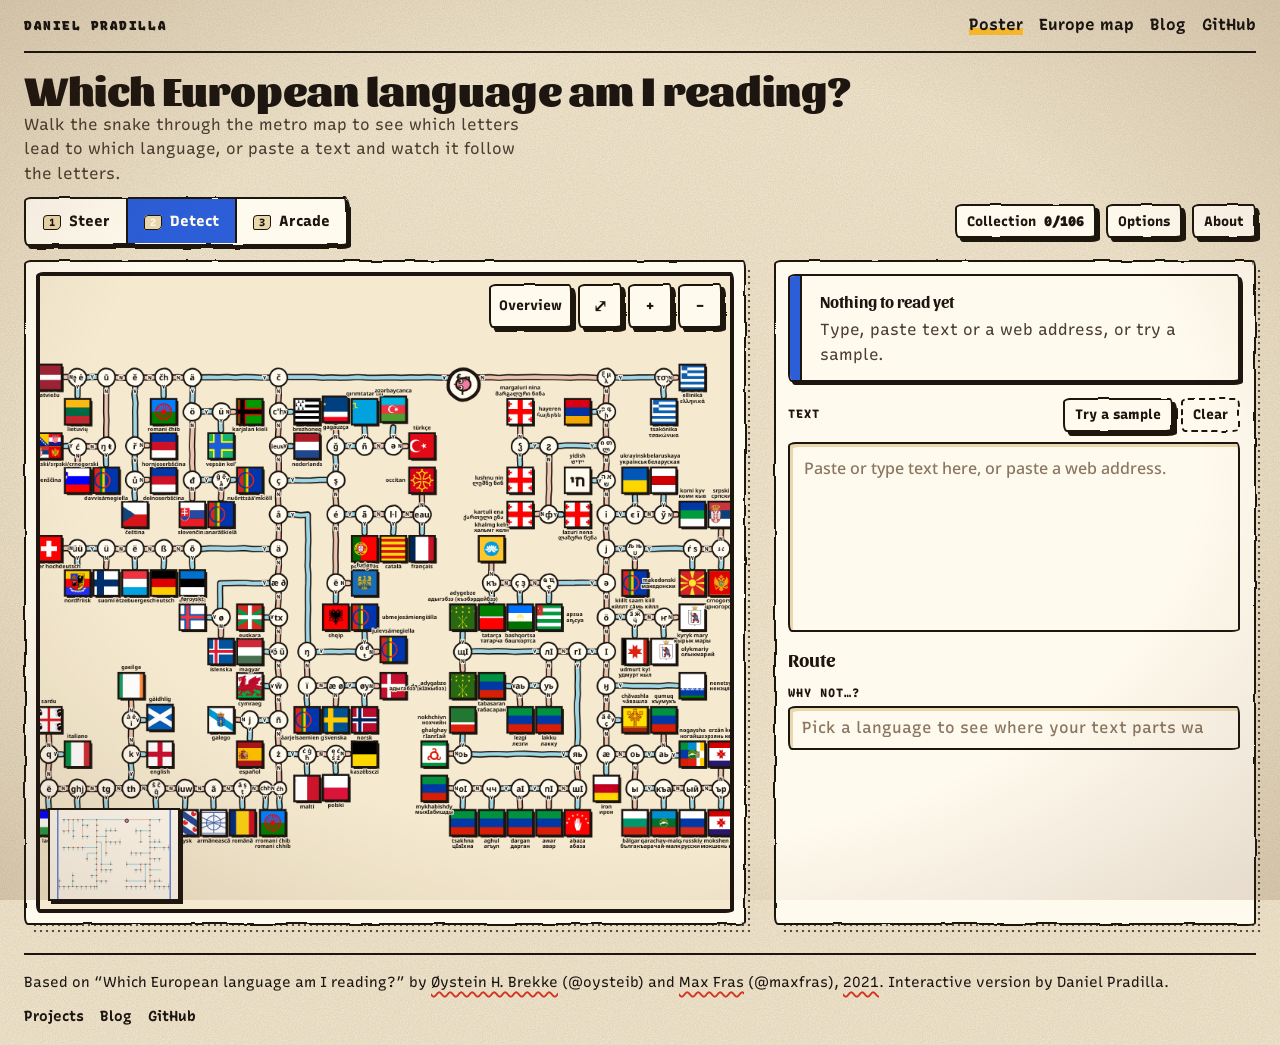
<file: index.html>
<!doctype html>
<html lang="en">
<head>
  <meta charset="utf-8">
  <meta name="viewport" content="width=device-width, initial-scale=1">
  <title>Which European language am I reading? · Daniel Pradilla</title>
  <meta name="description" content="An interactive, snake-style version of the 'Which European language am I reading?' chart: paste text, type, or give a URL and follow the letters to the language.">
  <script async src="https://www.googletagmanager.com/gtag/js?id=G-XYG5QF5DZL"></script>
  <script>
    window.dataLayer = window.dataLayer || [];
    function gtag(){dataLayer.push(arguments);}
    gtag('js', new Date());
    gtag('config', 'G-XYG5QF5DZL');
  </script>
  <link rel="preconnect" href="https://fonts.googleapis.com">
  <link rel="preconnect" href="https://fonts.gstatic.com" crossorigin>
  <link rel="stylesheet" href="game-style.css?v=20261101q">
  <link rel="stylesheet" href="https://fonts.googleapis.com/css2?family=Noto+Sans:wght@500;700&family=Noto+Sans+Armenian:wght@700&family=Noto+Sans+Georgian:wght@700&family=Noto+Sans+Hebrew:wght@700&display=swap">
  <link rel="stylesheet" href="styles.css?v=20261101q">
  <script type="module" src="src/main.js?v=20261101q"></script>
</head>
<body>
  <svg class="ink-defs" aria-hidden="true" focusable="false">
    <defs>
      <filter id="ink-wobble" x="-10%" y="-20%" width="125%" height="150%">
        <feTurbulence type="fractalNoise" baseFrequency="0.035" numOctaves="2" seed="7" result="noise"/>
        <feDisplacementMap in="SourceGraphic" in2="noise" scale="3.5" xChannelSelector="R" yChannelSelector="G"/>
      </filter>
      <filter id="ink-boil-1" x="-10%" y="-20%" width="125%" height="150%">
        <feTurbulence type="fractalNoise" baseFrequency="0.04" numOctaves="2" seed="1" result="noise"/>
        <feDisplacementMap in="SourceGraphic" in2="noise" scale="3" xChannelSelector="R" yChannelSelector="G"/>
      </filter>
      <filter id="ink-boil-2" x="-10%" y="-20%" width="125%" height="150%">
        <feTurbulence type="fractalNoise" baseFrequency="0.04" numOctaves="2" seed="2" result="noise"/>
        <feDisplacementMap in="SourceGraphic" in2="noise" scale="3" xChannelSelector="R" yChannelSelector="G"/>
      </filter>
      <filter id="ink-boil-3" x="-10%" y="-20%" width="125%" height="150%">
        <feTurbulence type="fractalNoise" baseFrequency="0.04" numOctaves="2" seed="3" result="noise"/>
        <feDisplacementMap in="SourceGraphic" in2="noise" scale="3" xChannelSelector="R" yChannelSelector="G"/>
      </filter>

      <symbol id="i-heart" viewBox="0 0 32 32">
        <path d="M16 27.5C6.5 21 3 15 4.6 10.2 6.2 5.6 12 4.8 16 9.6c4-4.8 9.8-4 11.4.6C29 15 25.5 21 16 27.5Z" fill="currentColor" stroke="#1c1510" stroke-width="2.4" stroke-linejoin="round"/>
        <path d="M8.6 11c.4-1.8 1.6-2.8 3.2-2.9" fill="none" stroke="#fffaee" stroke-width="2" stroke-linecap="round"/>
      </symbol>
      <symbol id="i-coin" viewBox="0 0 32 32">
        <circle cx="16" cy="16" r="12" fill="#f6b62b" stroke="#1c1510" stroke-width="2.4"/>
        <circle cx="16" cy="16" r="7.6" fill="none" stroke="#c98a0c" stroke-width="2"/>
        <path d="M9.4 12.4c.8-2 2.2-3.4 4.2-4" fill="none" stroke="#fffaee" stroke-width="2" stroke-linecap="round"/>
      </symbol>
      <symbol id="i-star" viewBox="0 0 32 32">
        <path d="M16 3.2l3.7 8.3 9 .8-6.8 6 2.1 8.9L16 22.5l-8 4.7 2.1-8.9-6.8-6 9-.8Z" fill="currentColor" stroke="#1c1510" stroke-width="2.4" stroke-linejoin="round"/>
      </symbol>
      <symbol id="i-bolt" viewBox="0 0 32 32">
        <path d="M18.5 3 7 18.2h8L13 29l12-15.6h-8.2Z" fill="#f6b62b" stroke="#1c1510" stroke-width="2.4" stroke-linejoin="round"/>
      </symbol>
      <symbol id="i-shield" viewBox="0 0 32 32">
        <path d="M16 3.5 26.5 7.4V15c0 6.6-4.4 11.3-10.5 13.6C9.9 26.3 5.5 21.6 5.5 15V7.4Z" fill="currentColor" stroke="#1c1510" stroke-width="2.4" stroke-linejoin="round"/>
        <path d="M16 8v16" stroke="#1c1510" stroke-width="2" stroke-linecap="round"/>
      </symbol>
      <symbol id="i-fuel" viewBox="0 0 32 32">
        <path d="M8 6.5h12l5 5V26a2.5 2.5 0 0 1-2.5 2.5h-14A2.5 2.5 0 0 1 6 26V8.5a2 2 0 0 1 2-2Z" fill="#0f9f8f" stroke="#1c1510" stroke-width="2.4" stroke-linejoin="round"/>
        <path d="M10.5 13.5l8 8.5m0-8.5-8 8.5M11 6.5V3.8h5" fill="none" stroke="#1c1510" stroke-width="2.2" stroke-linecap="round"/>
      </symbol>
      <symbol id="i-person" viewBox="0 0 32 32">
        <circle cx="16" cy="9" r="5" fill="currentColor" stroke="#1c1510" stroke-width="2.4"/>
        <path d="M7.5 28.5c0-8.4 3.4-12.4 8.5-12.4s8.5 4 8.5 12.4Z" fill="currentColor" stroke="#1c1510" stroke-width="2.4" stroke-linejoin="round"/>
      </symbol>
      <symbol id="i-clock" viewBox="0 0 32 32">
        <circle cx="16" cy="17" r="11.5" fill="#fffaee" stroke="#1c1510" stroke-width="2.4"/>
        <path d="M16 10.5V17l4.5 3M12.5 3.5h7" fill="none" stroke="#1c1510" stroke-width="2.4" stroke-linecap="round"/>
      </symbol>
      <symbol id="i-play" viewBox="0 0 32 32">
        <path d="M9 5.5c0-1 1-1.6 1.9-1.1l15.2 10.3c.8.6.8 1.8 0 2.4L10.9 27.5C10 28 9 27.4 9 26.4Z" fill="currentColor" stroke="#1c1510" stroke-width="2.4" stroke-linejoin="round"/>
      </symbol>
    </defs>
  </svg>

  <div class="shell">
    <header class="dp-navbar">
      <a class="dp-navbar-brand" href="/projects/">Daniel Pradilla</a>
      <nav class="dp-navbar-links" aria-label="Site navigation">
        <a href="./" aria-current="page">Poster</a>
        <a href="europe.html">Europe map</a>
        <a href="/blog/">Blog</a>
        <a href="https://github.com/danielpradilla/what-european-language-am-i-reading">GitHub</a>
      </nav>
      <details class="dp-navbar-menu">
        <summary aria-label="Menu">&#9776;</summary>
        <nav aria-label="Site navigation (mobile)">
          <a href="./" aria-current="page">Poster</a>
          <a href="europe.html">Europe map</a>
          <a href="/blog/">Blog</a>
          <a href="https://github.com/danielpradilla/what-european-language-am-i-reading">GitHub</a>
        </nav>
      </details>
    </header>

    <div class="app-head">
      <h1>Which European language am I reading?</h1>
      <p class="muted lede">Walk the snake through the metro map to see which letters lead to which language, or paste a text and watch it follow the letters.</p>
    </div>

    <div class="toolbar">
      <div class="segmented" id="tabs" role="group" aria-label="Mode">
        <button type="button" data-mode="steer" aria-pressed="false"><kbd>1</kbd> Steer</button>
        <button type="button" data-mode="detect" aria-pressed="true"><kbd>2</kbd> Detect</button>
        <button type="button" data-mode="arcade" aria-pressed="false"><kbd>3</kbd> Arcade</button>
      </div>
      <div class="tools">
        <button class="btn btn-small" type="button" id="btn-collection">Collection <span class="num" id="coll-count">0/106</span></button>
        <button class="btn btn-small" type="button" id="btn-options">Options</button>
        <button class="btn btn-small" type="button" id="btn-about">About</button>
      </div>
    </div>
  </div>

  <main id="app" class="shell layout" data-mode="detect">
    <section class="panel board-panel" aria-label="Chart">
      <div class="hud" id="hud" hidden></div>
      <div class="board-wrap" id="board-wrap">
        <div id="board" tabindex="0" role="application" aria-label="Language chart. In Steer and Arcade, use the arrow keys or Y and N to move the snake. Press O for an overview."></div>
        <svg id="minimap" viewBox="0 0 1024 724" aria-hidden="true"></svg>
        <div class="board-tools">
          <button class="btn btn-small" type="button" id="btn-overview" title="Overview (O)">Overview</button>
          <button class="btn btn-small btn-full" type="button" id="btn-full" aria-pressed="false" aria-label="Full screen" title="Full screen (F)">⤢</button>
          <button class="btn btn-small" type="button" id="btn-zoom-in" aria-label="Zoom in" title="Zoom in (+)">+</button>
          <button class="btn btn-small" type="button" id="btn-zoom-out" aria-label="Zoom out" title="Zoom out (-)">&minus;</button>
        </div>
        <div class="pad" id="pad">
          <p class="pad-q" id="pad-q" aria-hidden="true"></p>
          <button class="btn btn-small" type="button" data-act="back">Back</button>
          <button class="btn btn-go" type="button" data-act="y">Y</button>
          <button class="btn btn-danger" type="button" data-act="n">N</button>
        </div>
        <div class="fx" id="fx" aria-hidden="true"></div>
      </div>
    </section>

    <aside class="panel side" id="side" aria-label="Text and route">
      <button class="sheet-handle" type="button" id="sheet-handle" aria-expanded="false" aria-controls="side-body"><span aria-hidden="true"></span>Text, route and details</button>
      <div class="side-body" id="side-body">
        <div id="notices" class="notices"></div>

        <section id="sec-text" data-modes="detect arcade">
          <div class="row">
            <span class="label" id="text-label">Text</span>
            <span class="sp"></span>
            <button class="btn btn-small" type="button" id="btn-sample">Try a sample</button>
            <button class="btn btn-small btn-quiet" type="button" id="btn-clear">Clear</button>
          </div>
          <div class="tp-wrap" id="tp-wrap">
            <div class="tp-edit" id="tp-edit" contenteditable="plaintext-only" spellcheck="false" autocapitalize="off" autocorrect="off" role="textbox" aria-multiline="true" aria-labelledby="text-label" data-placeholder="Paste or type text here, or paste a web address."></div>
            <div class="tp-badges" id="tp-badges" aria-hidden="true"></div>
          </div>
          <div class="row" id="url-row" hidden>
            <button class="btn btn-small btn-primary" type="button" id="btn-fetch">Fetch text from this URL</button>
            <span class="hint">or press Enter</span>
          </div>
          <p class="hint" id="text-meta"></p>
        </section>

        <section id="sec-route" data-modes="detect">
          <h3 id="result-title">Route</h3>
          <div id="read-out" class="why-out" aria-live="polite"></div>
          <ol class="route" id="route-list"></ol>
        </section>

        <section id="sec-why" data-modes="detect">
          <label class="field">
            <span class="label">Why not&hellip;?</span>
            <input class="input" id="why-in" list="why-list" type="text" placeholder="Pick a language to see where your text parts ways with it" autocomplete="off">
          </label>
          <datalist id="why-list"></datalist>
          <div id="why-out" class="why-out" aria-live="polite"></div>
        </section>

        <section id="sec-steer" data-modes="steer arcade">
          <div class="dialogue">
            <div class="portrait" aria-hidden="true"><span>Ssss</span></div>
            <div class="sg-stack" style="gap: 8px">
              <span class="caption" style="justify-self: start">Snake</span>
              <div class="bubble" id="bubble"><p class="dialogue-text" id="bubble-text"></p></div>
            </div>
          </div>
          <div class="row steer-actions">
            <button class="btn btn-small" type="button" id="btn-hint">Hint <kbd>H</kbd></button>
            <button class="btn btn-small btn-primary" type="button" id="btn-next" hidden>Next round <kbd>Enter</kbd></button>
            <button class="btn btn-small" type="button" id="btn-retry" hidden>Play again <kbd>Enter</kbd></button>
          </div>
          <div id="steer-result"></div>
        </section>
      </div>
    </aside>
  </main>

  <footer class="shell">
    <div class="dp-footer">
      <span>Based on &ldquo;Which European language am I reading?&rdquo; by <a href="https://x.com/oysteib">&Oslash;ystein H. Brekke</a> (@oysteib) and <a href="https://x.com/maxfras">Max Fras</a> (@maxfras), <a href="https://x.com/maxfras/status/1363473000918626307">2021</a>. Interactive version by Daniel Pradilla.</span>
      <nav aria-label="Footer navigation">
        <a href="/projects/">Projects</a>
        <a href="/blog/">Blog</a>
        <a href="https://github.com/danielpradilla/what-european-language-am-i-reading">GitHub</a>
      </nav>
    </div>
  </footer>

  <div id="live" class="sr-only" aria-live="polite"></div>
  <div id="toasts" class="toasts"></div>

  <dialog id="dlg-menu" aria-labelledby="menu-title">
    <div id="menu-pause">
      <span class="caption" id="menu-title">Paused</span>
      <ul class="game-menu" style="margin-top: 16px">
        <li><button type="button" data-menu="resume" aria-current="true"><span>Resume</span></button></li>
        <li><button type="button" data-menu="options"><span>Options</span></button></li>
        <li><button type="button" data-menu="quit"><span>Quit run</span></button></li>
      </ul>
    </div>
    <div id="menu-options" hidden>
      <span class="caption">Options</span>
      <div class="sg-stack opts">
        <label class="choice"><input class="toggle" type="checkbox" role="switch" id="opt-sound"> Sound <kbd>M</kbd></label>
        <label class="choice"><input class="toggle" type="checkbox" role="switch" id="opt-reduced"> Reduced motion</label>
        <label class="choice"><input class="toggle" type="checkbox" role="switch" id="opt-shake"> Screen shake</label>
      </div>
      <div class="row"><button class="btn btn-primary" type="button" id="opt-done">Done</button></div>
    </div>
  </dialog>

  <dialog id="dlg-collection" aria-labelledby="coll-title">
    <div class="dlg-head">
      <h2 id="coll-title">Collection</h2>
      <button class="btn btn-small" type="button" data-close aria-label="Close">Close</button>
    </div>
    <p class="muted" id="coll-sub"></p>
    <div class="coll-grid" id="coll-grid"></div>
    <div class="row"><button class="btn btn-small btn-danger" type="button" id="coll-reset">Reset collection</button></div>
  </dialog>

  <dialog id="dlg-card" aria-label="Language card">
    <div class="dlg-head"><span></span><button class="btn btn-small" type="button" data-close aria-label="Close">Close</button></div>
    <div id="dlg-card-body"></div>
  </dialog>

  <dialog id="dlg-over" aria-labelledby="over-title"></dialog>

  <dialog id="dlg-about" aria-labelledby="about-title">
    <div class="dlg-head">
      <h2 id="about-title">About</h2>
      <button class="btn btn-small" type="button" data-close aria-label="Close">Close</button>
    </div>
    <div class="about">
      <p>Based on &ldquo;Which European language am I reading?&rdquo; by <a href="https://x.com/oysteib">&Oslash;ystein H. Brekke</a> (@oysteib) and <a href="https://x.com/maxfras">Max Fras</a> (@maxfras), <a href="https://x.com/maxfras/status/1363473000918626307">2021</a>. Interactive version by Daniel Pradilla.</p>
      <p>Brekke made the original flowchart and extended it to other alphabets. Fras had a designer redraw it as this metro map (the designer is not named in the posts). The transcription uses the 4096&times;2896 original attached to <a href="https://pbs.twimg.com/media/EuwG96KXUAM7JRq.jpg?name=orig">Fras's post</a>.</p>

      <h3>How it works</h3>
      <p>Each circle asks whether the text contains certain letters. A light-blue line marked <b>Y</b> leaves for yes, a salmon line marked <b>N</b> for no. Every route ends at a flag with the language's own name under it. The start station <code>f g r</code> sends texts with any of those Latin letters into the Latin network and everything else into the Greek, Armenian, Georgian, Hebrew and Cyrillic network. The chart groups languages by the letters they use, not by family, and the flags mark countries, regions or peoples, not languages.</p>

      <h3>Strict rules</h3>
      <ul>
        <li>A station says yes when the text contains at least one of its letters. Upper and lower case count the same.</li>
        <li>Letters match whole: a decomposed <code>a</code> + U+0308 counts as <code>ä</code>, but <code>r</code> does not match the base of a decomposed <code>ř</code>.</li>
        <li>Only three variants are folded: <code>c'h</code> with <code>c’h</code> or <code>cʼh</code>; <code>l·l</code> with <code>l‧l</code> or <code>ŀl</code>; the palochka <code>ӏ</code> with <code>Ӏ</code>.</li>
        <li>Nothing else is folded. Turkish <code>ş</code> is not Romanian <code>ș</code>. Latin <code>ə</code> is not Cyrillic <code>ә</code>. Latin <code>i</code>, <code>j</code> are not Cyrillic <code>і</code>, <code>ј</code>. Many Caucasian texts type the palochka as Latin <code>I</code>, <code>l</code> or digit <code>1</code>; those do not match. In Steer the snake shows the code points of each station.</li>
        <li>Text with no Latin, Greek, Cyrillic, Armenian, Georgian or Hebrew letter still gets a route, which ends at Bulgarian, with a notice.</li>
      </ul>

      <h3>Quirks of the chart</h3>
      <p>The chart assumes a long, representative sample with every letter of the language and no loanwords. Short or unusual texts take odd routes, and the app shows them as they are.</p>
      <div class="table-shell">
        <table class="table">
          <thead><tr><th>Text</th><th>Ends at</th><th>Reason</th></tr></thead>
          <tbody>
            <tr><td>Czech pangram &ldquo;Příliš žluťoučký kůň úpěl ďábelské ódy.&rdquo;</td><td>Bulgarian</td><td>No <code>f</code>, <code>g</code> or <code>r</code> (<code>ř</code> is a different letter), so it starts down the non-Latin side and answers N everywhere.</td></tr>
            <tr><td>Czech sentence with <code>r</code>, <code>č</code>, <code>ě</code>, <code>ř</code> but no <code>ů</code></td><td>Lower Sorbian</td><td><code>ů</code> N.</td></tr>
            <tr><td>Lower Sorbian text</td><td>Upper Sorbian</td><td><b>The Sorbian swap.</b> The metro map swapped the two Sorbian flags: <code>ř</code> N leads to Upper Sorbian and <code>ů</code> N to Lower Sorbian. Real Lower Sorbian text (<code>č</code>, <code>ě</code>, no <code>ř</code>) ends at Upper Sorbian, and Upper Sorbian text ends at Lower Sorbian unless it also has <code>ů</code>. The January 2021 flowchart had them the right way round. The app keeps the metro map's routing.</td></tr>
            <tr><td>Portuguese sentence without <code>é</code></td><td>Friulian</td><td><code>ç</code> Y, <code>ş</code> N, <code>é</code> N, <code>ë</code> N.</td></tr>
            <tr><td>Catalan sentence without <code>ç</code></td><td>Sardinian</td><td>N at every Latin station after <code>f g r</code>.</td></tr>
            <tr><td>Dutch sentence without <code>ieuw</code></td><td>Sardinian</td><td>Same.</td></tr>
            <tr><td>English &ldquo;The façade of the theatre…&rdquo;</td><td>Friulian</td><td><code>ç</code> Y.</td></tr>
            <tr><td>Russian sentence with &ldquo;Google&rdquo; in it</td><td>Sardinian</td><td><code>g</code> sends it to the Latin side.</td></tr>
            <tr><td>Russian pangram without <code>къа</code>, <code>ый</code> or <code>ър</code></td><td>Erzya</td><td><code>ы</code> Y, then N three times.</td></tr>
          </tbody>
        </table>
      </div>
      <p class="muted">Detect's &ldquo;Why not&hellip;?&rdquo; shows the letter that would have changed the route, so these cases can be explored.</p>

      <h3>Earlier versions</h3>
      <ul>
        <li>Latin-only flowchart by @oysteib, 2019: <a href="https://ebookfriendly.com/which-european-language-reading-flowchart/">ebookfriendly.com</a>.</li>
        <li>Full flowchart by @oysteib, January 2021: <a href="https://imgur.com/what-european-language-am-i-reading-flow-chart-Dw0yg6S">imgur</a>.</li>
        <li>Adaptation by u/mel_afefon, February 2021: <a href="https://www.reddit.com/r/languagelearning/comments/lmwsw7/what_european_language_am_i_reading_european/">r/languagelearning</a>.</li>
        <li>Language phenotype tree by Eamonn O'Brien-Strain: <a href="https://eamonn.org/identifying-a-written-language">eamonn.org</a>.</li>
      </ul>
      <p class="muted">Flags come from Wikimedia Commons and other sources; sample texts come from the pages linked under each sample. Sources and licences are in <a href="CREDITS.md">CREDITS.md</a>. Pasted and typed text stays in your browser. Only a URL you ask to fetch goes to this site's <code>api/fetch.php</code>.</p>
    </div>
  </dialog>
</body>
</html>
</file>
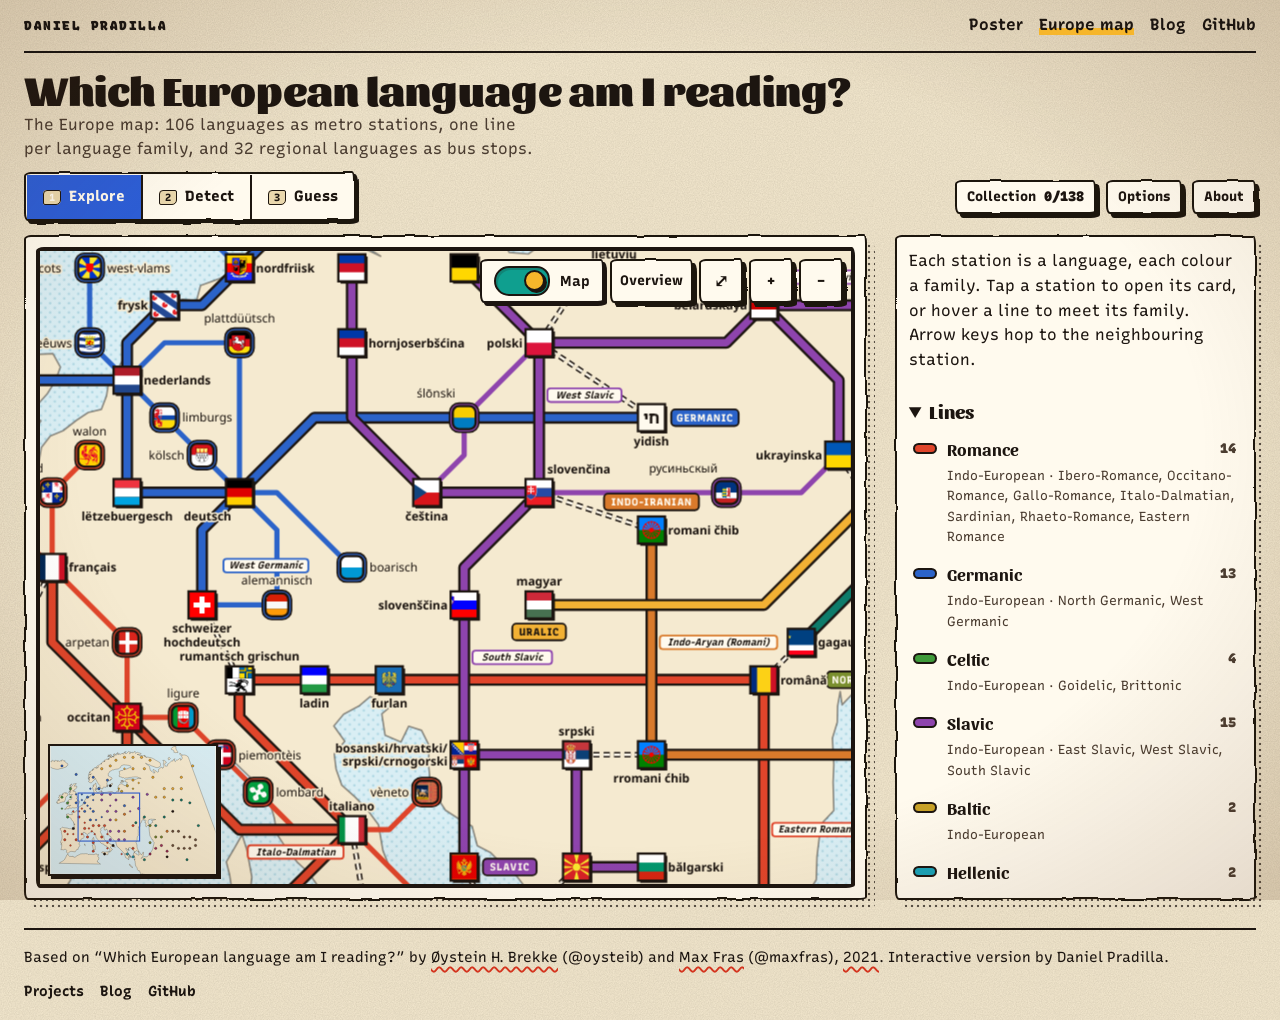
<file: europe.html>
<!doctype html>
<html lang="en">
<head>
  <meta charset="utf-8">
  <meta name="viewport" content="width=device-width, initial-scale=1">
  <title>Europe line map · Which European language am I reading? · Daniel Pradilla</title>
  <meta name="description" content="The 106 languages of the 'Which European language am I reading?' chart as a metro map of Europe, one line per language family, plus 32 regional languages on bus routes. Explore, detect a text's language and replay the route, or guess where a text is spoken.">
  <script async src="https://www.googletagmanager.com/gtag/js?id=G-XYG5QF5DZL"></script>
  <script>
    window.dataLayer = window.dataLayer || [];
    function gtag(){dataLayer.push(arguments);}
    gtag('js', new Date());
    gtag('config', 'G-XYG5QF5DZL');
  </script>
  <link rel="preconnect" href="https://fonts.googleapis.com">
  <link rel="preconnect" href="https://fonts.gstatic.com" crossorigin>
  <link rel="stylesheet" href="game-style.css?v=20261101q">
  <link rel="stylesheet" href="https://fonts.googleapis.com/css2?family=Noto+Sans:wght@500;700&family=Noto+Sans+Armenian:wght@700&family=Noto+Sans+Georgian:wght@700&family=Noto+Sans+Hebrew:wght@700&display=swap">
  <link rel="stylesheet" href="styles.css?v=20261101q">
  <script type="module" src="src/europe/main.js?v=20261101q"></script>
</head>
<body>
  <svg class="ink-defs" aria-hidden="true" focusable="false">
    <defs>
      <filter id="ink-wobble" x="-10%" y="-20%" width="125%" height="150%">
        <feTurbulence type="fractalNoise" baseFrequency="0.035" numOctaves="2" seed="7" result="noise"/>
        <feDisplacementMap in="SourceGraphic" in2="noise" scale="3.5" xChannelSelector="R" yChannelSelector="G"/>
      </filter>
      <filter id="ink-boil-1" x="-10%" y="-20%" width="125%" height="150%">
        <feTurbulence type="fractalNoise" baseFrequency="0.04" numOctaves="2" seed="1" result="noise"/>
        <feDisplacementMap in="SourceGraphic" in2="noise" scale="3" xChannelSelector="R" yChannelSelector="G"/>
      </filter>
      <filter id="ink-boil-2" x="-10%" y="-20%" width="125%" height="150%">
        <feTurbulence type="fractalNoise" baseFrequency="0.04" numOctaves="2" seed="2" result="noise"/>
        <feDisplacementMap in="SourceGraphic" in2="noise" scale="3" xChannelSelector="R" yChannelSelector="G"/>
      </filter>
      <filter id="ink-boil-3" x="-10%" y="-20%" width="125%" height="150%">
        <feTurbulence type="fractalNoise" baseFrequency="0.04" numOctaves="2" seed="3" result="noise"/>
        <feDisplacementMap in="SourceGraphic" in2="noise" scale="3" xChannelSelector="R" yChannelSelector="G"/>
      </filter>

      <symbol id="i-heart" viewBox="0 0 32 32">
        <path d="M16 27.5C6.5 21 3 15 4.6 10.2 6.2 5.6 12 4.8 16 9.6c4-4.8 9.8-4 11.4.6C29 15 25.5 21 16 27.5Z" fill="currentColor" stroke="#1c1510" stroke-width="2.4" stroke-linejoin="round"/>
        <path d="M8.6 11c.4-1.8 1.6-2.8 3.2-2.9" fill="none" stroke="#fffaee" stroke-width="2" stroke-linecap="round"/>
      </symbol>
      <symbol id="i-coin" viewBox="0 0 32 32">
        <circle cx="16" cy="16" r="12" fill="#f6b62b" stroke="#1c1510" stroke-width="2.4"/>
        <circle cx="16" cy="16" r="7.6" fill="none" stroke="#c98a0c" stroke-width="2"/>
        <path d="M9.4 12.4c.8-2 2.2-3.4 4.2-4" fill="none" stroke="#fffaee" stroke-width="2" stroke-linecap="round"/>
      </symbol>
      <symbol id="i-star" viewBox="0 0 32 32">
        <path d="M16 3.2l3.7 8.3 9 .8-6.8 6 2.1 8.9L16 22.5l-8 4.7 2.1-8.9-6.8-6 9-.8Z" fill="currentColor" stroke="#1c1510" stroke-width="2.4" stroke-linejoin="round"/>
      </symbol>
      <symbol id="i-bolt" viewBox="0 0 32 32">
        <path d="M18.5 3 7 18.2h8L13 29l12-15.6h-8.2Z" fill="#f6b62b" stroke="#1c1510" stroke-width="2.4" stroke-linejoin="round"/>
      </symbol>
      <symbol id="i-shield" viewBox="0 0 32 32">
        <path d="M16 3.5 26.5 7.4V15c0 6.6-4.4 11.3-10.5 13.6C9.9 26.3 5.5 21.6 5.5 15V7.4Z" fill="currentColor" stroke="#1c1510" stroke-width="2.4" stroke-linejoin="round"/>
        <path d="M16 8v16" stroke="#1c1510" stroke-width="2" stroke-linecap="round"/>
      </symbol>
      <symbol id="i-fuel" viewBox="0 0 32 32">
        <path d="M8 6.5h12l5 5V26a2.5 2.5 0 0 1-2.5 2.5h-14A2.5 2.5 0 0 1 6 26V8.5a2 2 0 0 1 2-2Z" fill="#0f9f8f" stroke="#1c1510" stroke-width="2.4" stroke-linejoin="round"/>
        <path d="M10.5 13.5l8 8.5m0-8.5-8 8.5M11 6.5V3.8h5" fill="none" stroke="#1c1510" stroke-width="2.2" stroke-linecap="round"/>
      </symbol>
      <symbol id="i-person" viewBox="0 0 32 32">
        <circle cx="16" cy="9" r="5" fill="currentColor" stroke="#1c1510" stroke-width="2.4"/>
        <path d="M7.5 28.5c0-8.4 3.4-12.4 8.5-12.4s8.5 4 8.5 12.4Z" fill="currentColor" stroke="#1c1510" stroke-width="2.4" stroke-linejoin="round"/>
      </symbol>
      <symbol id="i-clock" viewBox="0 0 32 32">
        <circle cx="16" cy="17" r="11.5" fill="#fffaee" stroke="#1c1510" stroke-width="2.4"/>
        <path d="M16 10.5V17l4.5 3M12.5 3.5h7" fill="none" stroke="#1c1510" stroke-width="2.4" stroke-linecap="round"/>
      </symbol>
      <symbol id="i-play" viewBox="0 0 32 32">
        <path d="M9 5.5c0-1 1-1.6 1.9-1.1l15.2 10.3c.8.6.8 1.8 0 2.4L10.9 27.5C10 28 9 27.4 9 26.4Z" fill="currentColor" stroke="#1c1510" stroke-width="2.4" stroke-linejoin="round"/>
      </symbol>
    </defs>
  </svg>

  <div class="shell">
    <header class="dp-navbar">
      <a class="dp-navbar-brand" href="/projects/">Daniel Pradilla</a>
      <nav class="dp-navbar-links" aria-label="Site navigation">
        <a href="./">Poster</a>
        <a href="europe.html" aria-current="page">Europe map</a>
        <a href="/blog/">Blog</a>
        <a href="https://github.com/danielpradilla/what-european-language-am-i-reading">GitHub</a>
      </nav>
      <details class="dp-navbar-menu">
        <summary aria-label="Menu">&#9776;</summary>
        <nav aria-label="Site navigation (mobile)">
          <a href="./">Poster</a>
          <a href="europe.html" aria-current="page">Europe map</a>
          <a href="/blog/">Blog</a>
          <a href="https://github.com/danielpradilla/what-european-language-am-i-reading">GitHub</a>
        </nav>
      </details>
    </header>

    <div class="app-head">
      <h1>Which European language am I reading?</h1>
      <p class="muted lede">The Europe map: 106 languages as metro stations, one line per language family, and 32 regional languages as bus stops.</p>
    </div>

    <div class="toolbar">
      <div class="segmented" id="tabs" role="group" aria-label="Mode">
        <button type="button" data-mode="explore" aria-pressed="true"><kbd>1</kbd> Explore</button>
        <button type="button" data-mode="detect" aria-pressed="false"><kbd>2</kbd> Detect</button>
        <button type="button" data-mode="guess" aria-pressed="false"><kbd>3</kbd> Guess</button>
      </div>
      <div class="tools">
        <button class="btn btn-small" type="button" id="btn-collection">Collection <span class="num" id="coll-count">0/138</span></button>
        <button class="btn btn-small" type="button" id="btn-options">Options</button>
        <button class="btn btn-small" type="button" id="btn-about">About</button>
      </div>
    </div>
  </div>

  <main id="app" class="shell layout eu" data-mode="explore">
    <section class="panel board-panel" aria-label="Europe line map">
      <div class="hud" id="hud" hidden></div>
      <div class="board-wrap" id="board-wrap">
        <div id="board" tabindex="0" role="application" aria-label="Europe line map with 106 language stations and 32 regional bus stops. Use the arrow keys to move between neighbouring stations, Enter to open one, O for an overview, plus and minus to zoom."></div>
        <svg id="minimap" aria-hidden="true"></svg>
        <div class="board-tools">
          <label class="choice board-map"><input class="toggle" type="checkbox" role="switch" id="board-map"> Map</label>
          <button class="btn btn-small" type="button" id="btn-overview" title="Overview (O)">Overview</button>
          <button class="btn btn-small btn-full" type="button" id="btn-full" aria-pressed="false" aria-label="Full screen" title="Full screen (F)">⤢</button>
          <button class="btn btn-small" type="button" id="btn-zoom-in" aria-label="Zoom in" title="Zoom in (+)">+</button>
          <button class="btn btn-small" type="button" id="btn-zoom-out" aria-label="Zoom out" title="Zoom out (-)">&minus;</button>
        </div>
        <div class="eu-chip" id="eu-chip" hidden></div>
        <div class="line-intro" id="line-intro" hidden></div>
        <div class="fx" id="fx" aria-hidden="true"></div>
      </div>
    </section>

    <aside class="panel side" id="side" aria-label="Details">
      <button class="sheet-handle" type="button" id="sheet-handle" aria-expanded="false" aria-controls="side-body"><span aria-hidden="true"></span>Text, route and lines</button>
      <div class="side-body" id="side-body">
        <div id="notices" class="notices"></div>

        <section id="sec-explore" data-modes="explore">
          <p class="lede-side">Each station is a language, each colour a family. Tap a station to open its card, or hover a line to meet its family. Arrow keys hop to the neighbouring station.</p>
          <div id="eu-selected"></div>
        </section>

        <section id="sec-text" data-modes="detect guess">
          <div class="row">
            <span class="label" id="text-label">Text</span>
            <span class="sp"></span>
            <button class="btn btn-small" type="button" id="btn-sample">Try a sample</button>
            <button class="btn btn-small btn-quiet" type="button" id="btn-clear">Clear</button>
          </div>
          <div class="tp-wrap" id="tp-wrap">
            <div class="tp-edit" id="tp-edit" contenteditable="plaintext-only" spellcheck="false" autocapitalize="off" autocorrect="off" role="textbox" aria-multiline="true" aria-labelledby="text-label" data-placeholder="Paste or type text here, or paste a web address."></div>
            <div class="tp-badges" id="tp-badges" aria-hidden="true"></div>
          </div>
          <div class="row" id="url-row" hidden>
            <button class="btn btn-small btn-primary" type="button" id="btn-fetch">Fetch text from this URL</button>
            <span class="hint">or press Enter</span>
          </div>
          <p class="hint" id="text-meta"></p>
        </section>

        <section id="sec-guess" data-modes="guess">
          <div id="guess-panel"></div>
        </section>

        <section id="sec-route" data-modes="detect guess">
          <h3 id="result-title">Route</h3>
          <ol class="route" id="route-list"></ol>
          <p class="hint" id="poster-line" hidden></p>
          <div class="row"><button class="btn btn-small" type="button" id="btn-replay" hidden>Replay on the map <kbd>Enter</kbd></button></div>
        </section>

        <section id="sec-legend">
          <details id="legend-box" open>
            <summary class="legend-sum">Lines</summary>
            <div id="legend" class="legend"></div>
          </details>
        </section>
      </div>
    </aside>
  </main>

  <footer class="shell">
    <div class="dp-footer">
      <span>Based on &ldquo;Which European language am I reading?&rdquo; by <a href="https://x.com/oysteib">&Oslash;ystein H. Brekke</a> (@oysteib) and <a href="https://x.com/maxfras">Max Fras</a> (@maxfras), <a href="https://x.com/maxfras/status/1363473000918626307">2021</a>. Interactive version by Daniel Pradilla.</span>
      <nav aria-label="Footer navigation">
        <a href="/projects/">Projects</a>
        <a href="/blog/">Blog</a>
        <a href="https://github.com/danielpradilla/what-european-language-am-i-reading">GitHub</a>
      </nav>
    </div>
  </footer>

  <div id="live" class="sr-only" aria-live="polite"></div>
  <div id="toasts" class="toasts"></div>

  <dialog id="dlg-menu" aria-labelledby="menu-title">
    <div id="menu-pause" hidden>
      <span class="caption" id="menu-title">Paused</span>
      <ul class="game-menu" style="margin-top: 16px">
        <li><button type="button" data-menu="resume" aria-current="true"><span>Resume</span></button></li>
      </ul>
    </div>
    <div id="menu-options">
      <span class="caption">Options</span>
      <div class="sg-stack opts">
        <label class="choice"><input class="toggle" type="checkbox" role="switch" id="opt-sound"> Sound <kbd>M</kbd></label>
        <label class="choice"><input class="toggle" type="checkbox" role="switch" id="opt-reduced"> Reduced motion</label>
        <label class="choice"><input class="toggle" type="checkbox" role="switch" id="opt-shake"> Screen shake</label>
        <label class="choice"><input class="toggle" type="checkbox" role="switch" id="opt-map"> Map</label>
      </div>
      <div class="row"><button class="btn btn-primary" type="button" id="opt-done">Done</button></div>
    </div>
  </dialog>

  <dialog id="dlg-collection" aria-labelledby="coll-title">
    <div class="dlg-head">
      <h2 id="coll-title">Collection</h2>
      <button class="btn btn-small" type="button" data-close aria-label="Close">Close</button>
    </div>
    <p class="muted" id="coll-sub"></p>
    <div class="coll-grid" id="coll-grid"></div>
    <div class="row"><button class="btn btn-small btn-danger" type="button" id="coll-reset">Reset collection</button></div>
  </dialog>

  <dialog id="dlg-card" aria-label="Language card">
    <div class="dlg-head"><span></span><button class="btn btn-small" type="button" data-close aria-label="Close">Close</button></div>
    <div id="dlg-card-body"></div>
  </dialog>

  <dialog id="dlg-over" aria-labelledby="over-title"></dialog>

  <dialog id="dlg-about" aria-labelledby="about-title">
    <div class="dlg-head">
      <h2 id="about-title">About the Europe map</h2>
      <button class="btn btn-small" type="button" data-close aria-label="Close">Close</button>
    </div>
    <div class="about">
      <p>Based on &ldquo;Which European language am I reading?&rdquo; by <a href="https://x.com/oysteib">&Oslash;ystein H. Brekke</a> (@oysteib) and <a href="https://x.com/maxfras">Max Fras</a> (@maxfras), <a href="https://x.com/maxfras/status/1363473000918626307">2021</a>. Interactive version by Daniel Pradilla.</p>

      <h3>What this map shows</h3>
      <p>The <a href="./">poster</a> sorts the 106 languages by the <em>letters</em> they use. This page draws the same 106 languages as a metro map shaped roughly like Europe. Each station is a language with its flag and its own name, and each line is a language <em>family</em>: Indo-European languages get one line per branch (Romance, Germanic, Slavic&hellip;), the other families get one line each. Branches of a line fork like metro lines.</p>
      <p><strong>Bus routes.</strong> Metro is the poster&rsquo;s 106 languages. Bus is 32 regional languages that are not on the poster, such as Sicilian, Venetian, Asturian, Low German, Scots or Silesian. A bus route starts at the station it connects to. When it ends at a second station, the regional language sits between those two main languages; the route does not say that it comes from either. The poster page never shows them, and its model never chooses them.</p>
      <p>Dashed walkways join neighbouring stations of different lines where people live side by side, such as Basque with Spanish and French or Maltese with Italian. They show language contact and say nothing about kinship. Esperanto has no homeland, so it sits in a dashed ring in the middle. Romani is spoken across Europe: its two stations sit in central Europe and in the Balkans, on the Indo-Iranian line that continues to Ossetian in the Caucasus.</p>
      <p>Where the letter chart and the family map disagree is the interesting part. Finnish, Estonian and Hungarian are relatives, yet the poster puts them far apart because of their letters. Detect replays the poster's route on this map, one letter question at a time, so you can watch the letters cut across families and geography.</p>

      <h3>Modes</h3>
      <ul>
        <li><b>Explore</b>: tap a station for its language card, or hover a line for a short introduction to its family. Arrow keys hop between neighbouring stations.</li>
        <li><b>Detect</b>: paste, type or fetch a text. At every letter station of the poster, the languages ruled out fade from the map, with a counter, until one station lights up. The strict matching rules are the same as on the poster.</li>
        <li><b>Guess</b>: ten rounds. Read a sample text and tap the station where it is spoken: 100 points for the exact language, 40 for a language on the same line (&ldquo;Right family&rdquo;). Each answer shows the poster's route for that text. Scores are kept on this device.</li>
      </ul>

      <h3>How the map was made</h3>
      <p>Station positions start from each language's coordinates in <a href="https://glottolog.org">Glottolog</a> (Hammarstr&ouml;m, Forkel, Haspelmath &amp; Bank, CC BY 4.0), projected onto a plane and then schematised by hand: lines run horizontally, vertically or at 45&deg;, and stations sit on an even grid. The geography is approximate on purpose. Crowded areas get more room than their real size, so the Caucasus (22 stations) and S&aacute;pmi (7) are drawn enlarged, like a city centre on a metro map. The families follow Glottolog's classification, simplified for the map. Line colours are scenery and carry no state meaning.</p>
      <p>The faint coastline behind the lines is <a href="https://www.naturalearthdata.com/">Natural Earth</a> (public domain), simplified and bent so that the seas fall between the schematic stations. Flags come from Wikimedia Commons and other sources; they mark places and peoples, not languages. Sources and licences are in <a href="CREDITS.md">CREDITS.md</a>. Pasted and typed text stays in your browser. Only a URL you ask to fetch goes to this site's <code>api/fetch.php</code>.</p>
    </div>
  </dialog>
</body>
</html>
</file>
<file: game-style.css>
/* danielpradilla-game-style styles.css @ daca20e — https://github.com/danielpradilla/danielpradilla-game-style */
/*
  Daniel Game Style: tokens and components.
  Requires the <svg class="ink-defs"> block from index.html once per page (wobble filters + icons).
*/
@import url("https://fonts.googleapis.com/css2?family=Sansita:ital,wght@0,400;0,700;0,800;0,900;1,400;1,700;1,800;1,900&family=Sansita+Swashed:wght@300..900&family=Recursive:slnt,wght,CASL,CRSV,MONO@-15..0,300..1000,0..1,0..1,0..1&display=swap");

:root {
  /* Paper and ink */
  --paper: #f5ead0;
  --paper-deep: #ead8ad;
  --card: #fffaee;
  --ink: #1c1510;
  --ink-soft: #4b3d31;
  --ink-faint: #8a7863;
  --rule-soft: #d6c194;

  /* Print inks */
  --red: #d4341e;
  --red-deep: #a8261a;
  --marigold: #f6b62b;
  --marigold-deep: #c98a0c;
  --cobalt: #2c5ed8;
  --cobalt-deep: #1b3c94;
  --teal: #0f9f8f;
  --teal-deep: #0a6b61;
  --plum: #8d3ea8;
  --pink: #f27c9f;
  --sky: #9fd6e6;
  --leaf: #4f9d3a;
  --copper: #c7743a;

  /* Roles */
  --primary: var(--marigold);
  --selected: var(--cobalt);
  --success: var(--teal);
  --warning: var(--marigold);
  --danger: var(--red);
  --health: var(--red);
  --coin: var(--marigold);
  --xp: var(--cobalt);
  --fuel: var(--teal);

  /* Item rarity */
  --rarity-common: var(--ink-faint);
  --rarity-uncommon: var(--leaf);
  --rarity-rare: var(--cobalt);
  --rarity-epic: var(--plum);
  --rarity-legendary: var(--marigold);

  /* Type */
  --font-display: "Sansita", "Trebuchet MS", system-ui, sans-serif;
  --font-title: "Sansita Swashed", var(--font-display);
  --font-ui: "Recursive", ui-rounded, system-ui, sans-serif;

  /* Line, shape, shadow */
  --line-fine: 1.5px;
  --line: 2.5px;
  --line-heavy: 4px;
  --cut: 8px 3px 9px 4px / 4px 9px 3px 8px;
  --lift: 4px;
  --halftone: radial-gradient(circle, var(--ink) 1.15px, transparent 1.6px) 0 0 / 6px 6px;
  --hatch: repeating-linear-gradient(-45deg, var(--ink-faint) 0 1.5px, transparent 1.5px 7px);
  --burst: polygon(50% 0%, 56.6% 12.6%, 67.1% 3%, 70.5% 14.5%, 82.1% 11.7%, 79.1% 25.6%, 93.3% 25%, 88.5% 36%, 99.2% 41.3%, 88% 50%, 99.2% 58.7%, 88.5% 64%, 93.3% 75%, 79.1% 74.4%, 82.1% 88.3%, 70.5% 85.5%, 67.1% 97%, 56.6% 87.4%, 50% 100%, 42.9% 90.4%, 32.9% 97%, 31% 82.9%, 17.9% 88.3%, 18.6% 76.4%, 6.7% 75%, 14.3% 63%, 0.8% 58.7%, 9% 50%, 0.8% 41.3%, 14.3% 37%, 6.7% 25%, 18.6% 23.6%, 17.9% 11.7%, 31% 17.1%, 32.9% 3%, 42.9% 9.6%);

  /* Motion: animate on twos (12 drawings per second) */
  --frame: 83ms;
  --on-twos: steps(2, end);

  /* Space */
  --s1: 4px;
  --s2: 8px;
  --s3: 12px;
  --s4: 16px;
  --s5: 24px;
  --s6: 32px;
  --s7: 48px;
  --s8: 72px;

  /* Variable-font axes; components override these, never font-variation-settings */
  --casl: 0.5;
  --mono: 0;
}

*,
*::before,
*::after {
  box-sizing: border-box;
}

:where(body, body *) {
  font-variation-settings: "CASL" var(--casl), "MONO" var(--mono);
}

html {
  color-scheme: light;
  -webkit-text-size-adjust: 100%;
}

body {
  margin: 0;
  color: var(--ink);
  background-color: var(--paper);
  background-image: url("data:image/svg+xml,%3Csvg xmlns='http://www.w3.org/2000/svg' width='220' height='220'%3E%3Cfilter id='n'%3E%3CfeTurbulence type='fractalNoise' baseFrequency='.85' numOctaves='3' stitchTiles='stitch'/%3E%3CfeColorMatrix values='0 0 0 0 .11 0 0 0 0 .08 0 0 0 0 .05 0 0 0 .55 0'/%3E%3C/filter%3E%3Crect width='100%25' height='100%25' filter='url(%23n)' opacity='.32'/%3E%3C/svg%3E");
  font: 400 1rem/1.55 var(--font-ui);
}

/* Aged-print vignette; purely decorative */
body::after {
  content: "";
  position: fixed;
  inset: 0;
  pointer-events: none;
  z-index: 100;
  background: radial-gradient(ellipse at center, transparent 62%, rgb(92 52 18 / 0.16) 100%);
}

.ink-defs {
  position: absolute;
  width: 0;
  height: 0;
  overflow: hidden;
}

/* ---------- Typography ---------- */

h1,
h2,
h3,
.title-card,
.display {
  margin: 0;
  font-family: var(--font-display);
  letter-spacing: 0;
  text-wrap: balance;
}

h1 {
  font-size: clamp(2.4rem, 6vw, 4.6rem);
  font-weight: 900;
  line-height: 0.95;
}

h2 {
  font-size: clamp(1.6rem, 3vw, 2.15rem);
  font-weight: 700;
  line-height: 1.05;
}

h3 {
  font-size: 1.3rem;
  font-weight: 700;
  line-height: 1.15;
}

p {
  margin: 0;
}

.muted {
  color: var(--ink-soft);
}

.label,
.eyebrow {
  --mono: 1;
  --casl: 1;
  font-family: var(--font-ui);
  font-size: 0.75rem;
  font-weight: 800;
  line-height: 1.2;
  letter-spacing: 0.08em;
  text-transform: uppercase;
}

.eyebrow {
  color: var(--red-deep);
}

.num {
  --mono: 1;
  --casl: 1;
  font-weight: 900;
  font-variant-numeric: tabular-nums;
}

code,
kbd {
  --mono: 1;
  --casl: 0;
  font-family: var(--font-ui);
  font-size: 0.86em;
  padding: 1px 6px;
  background: var(--paper-deep);
  border: var(--line-fine) solid var(--ink);
  border-radius: 4px 2px 5px 2px;
}

kbd {
  box-shadow: 0 2px 0 var(--ink);
  font-weight: 800;
}

a {
  color: inherit;
  text-decoration: underline wavy var(--red);
  text-decoration-thickness: 1.5px;
  text-underline-offset: 4px;
}

a:hover {
  text-decoration-color: var(--cobalt);
}

/* Title card: one per screen, for game titles and stage results */
.title-card {
  font-family: var(--font-title);
  font-synthesis: none;
  font-size: clamp(2.8rem, 8vw, 6rem);
  font-style: italic;
  font-weight: 900;
  line-height: 1.05;
  letter-spacing: 0.015em;
  /* room for the offset shadows and swash descenders */
  padding: 0 0.12em 0.12em 0.04em;
  color: var(--card);
  -webkit-text-stroke: 0.035em var(--ink);
  paint-order: stroke fill;
  text-shadow: 0.06em 0.06em 0 var(--ink), 0.1em 0.1em 0 var(--marigold);
}

/* Highlighter swipe behind a word */
.swipe {
  background: linear-gradient(var(--marigold), var(--marigold)) 0 82% / 100% 0.42em no-repeat;
  padding: 0 0.12em;
  box-decoration-break: clone;
  -webkit-box-decoration-break: clone;
}

/* ---------- Focus ---------- */

:focus-visible {
  outline: 3px dashed var(--cobalt);
  outline-offset: 4px;
}

/* ---------- Buttons ---------- */

.btn {
  --fill: var(--card);
  --fg: var(--ink);
  --casl: 1;
  position: relative;
  isolation: isolate;
  display: inline-flex;
  align-items: center;
  justify-content: center;
  gap: var(--s2);
  min-height: 44px;
  padding: 0 var(--s5);
  border: 0;
  background: none;
  color: var(--fg);
  font: 800 1rem/1 var(--font-ui);
  text-decoration: none;
  white-space: nowrap;
  cursor: pointer;
  transition: transform var(--frame) var(--on-twos);
}

.btn::before {
  content: "";
  position: absolute;
  inset: 0;
  z-index: -1;
  background: var(--fill);
  border: var(--line) solid var(--ink);
  border-radius: var(--cut);
  box-shadow: var(--lift) var(--lift) 0 var(--ink);
  filter: url(#ink-wobble);
  transition: box-shadow var(--frame) var(--on-twos);
}

.btn:hover {
  transform: translate(-1px, -2px) rotate(-0.8deg);
}

.btn:hover::before {
  box-shadow: 6px 6px 0 var(--ink);
}

.btn:active {
  transform: translate(3px, 3px);
}

.btn:active::before {
  box-shadow: 1px 1px 0 var(--ink);
}

.btn svg {
  width: 1.15em;
  height: 1.15em;
}

.btn-primary {
  --fill: var(--marigold);
}

.btn-go {
  --fill: var(--teal);
  --fg: var(--ink);
}

.btn-danger {
  --fill: var(--red);
  --fg: var(--card);
}

.btn-quiet::before {
  background: transparent;
  border-style: dashed;
  box-shadow: none;
}

.btn-quiet:hover::before {
  box-shadow: none;
  background: var(--paper-deep);
}

.btn-big {
  min-height: 60px;
  padding: 0 var(--s6);
  font-size: 1.25rem;
}

.btn-small {
  min-height: 34px;
  padding: 0 var(--s3);
  font-size: 0.85rem;
}

.btn:disabled,
.btn[aria-disabled="true"] {
  --fg: var(--ink-faint);
  cursor: not-allowed;
  transform: none;
}

.btn:disabled::before,
.btn[aria-disabled="true"]::before {
  background: var(--hatch), var(--paper-deep);
  border-color: var(--ink-faint);
  box-shadow: none;
}

.btn[aria-busy="true"] {
  cursor: progress;
}

/* ---------- Fields ---------- */

.field {
  display: grid;
  gap: 6px;
  min-width: 0;
}

.input,
.select,
.textarea {
  --casl: 0.3;
  width: 100%;
  min-height: 44px;
  padding: 9px 12px;
  color: var(--ink);
  background: var(--card);
  border: var(--line) solid var(--ink);
  border-radius: var(--cut);
  box-shadow: inset 3px 3px 0 var(--paper-deep);
  font: 500 1rem/1.35 var(--font-ui);
}

.input::placeholder,
.textarea::placeholder {
  color: var(--ink-faint);
}

.textarea {
  min-height: 96px;
  resize: vertical;
}

.select {
  appearance: none;
  padding-right: 40px;
  background: url("data:image/svg+xml,%3Csvg xmlns='http://www.w3.org/2000/svg' viewBox='0 0 16 12'%3E%3Cpath d='M2 2.5 L14 2 L8.2 10.5 Z' fill='%23d4341e' stroke='%231c1510' stroke-width='1.6' stroke-linejoin='round'/%3E%3C/svg%3E") right 12px center / 16px 12px no-repeat, var(--card);
}

.input[aria-invalid="true"] {
  border-color: var(--red);
  box-shadow: inset 3px 3px 0 color-mix(in srgb, var(--red) 22%, transparent);
}

.input:disabled,
.select:disabled,
.textarea:disabled {
  color: var(--ink-faint);
  background: var(--hatch), var(--paper-deep);
  border-color: var(--ink-faint);
  box-shadow: none;
  cursor: not-allowed;
}

.hint {
  font-size: 0.85rem;
  color: var(--ink-soft);
}

.hint-error {
  color: var(--red-deep);
  font-weight: 700;
}

/* Checkbox and radio */
.choice {
  display: inline-flex;
  align-items: center;
  gap: 10px;
  min-height: 32px;
  cursor: pointer;
}

.check,
.radio {
  appearance: none;
  flex: none;
  width: 24px;
  height: 24px;
  margin: 0;
  background: var(--card);
  border: var(--line) solid var(--ink);
  box-shadow: 2px 2px 0 var(--ink);
  cursor: pointer;
}

.check {
  border-radius: 5px 2px 6px 3px;
}

.check:checked {
  background: url("data:image/svg+xml,%3Csvg xmlns='http://www.w3.org/2000/svg' viewBox='0 0 24 24'%3E%3Cpath d='M4 12.5 L9.5 18 L20.5 4.5' fill='none' stroke='%231c1510' stroke-width='3.4' stroke-linecap='round' stroke-linejoin='round'/%3E%3C/svg%3E") center / 18px no-repeat, var(--marigold);
}

.radio {
  border-radius: 50% 46% 52% 48%;
}

.radio:checked {
  background: radial-gradient(circle, var(--cobalt) 0 5px, var(--ink) 5.5px 6.5px, var(--card) 7px);
}

.check:disabled,
.radio:disabled {
  background: var(--hatch), var(--paper-deep);
  border-color: var(--ink-faint);
  box-shadow: none;
  cursor: not-allowed;
}

/* Lever toggle */
.toggle {
  appearance: none;
  position: relative;
  flex: none;
  width: 56px;
  height: 30px;
  margin: 0;
  background: var(--paper-deep);
  border: var(--line) solid var(--ink);
  border-radius: 16px 14px 15px 16px;
  box-shadow: inset 2px 2px 0 rgb(28 21 16 / 0.18);
  cursor: pointer;
}

.toggle::before {
  content: "";
  position: absolute;
  top: 2px;
  left: 3px;
  width: 21px;
  height: 21px;
  background: var(--card);
  border: var(--line) solid var(--ink);
  border-radius: 50%;
  box-shadow: 2px 2px 0 var(--ink);
  transition: translate calc(var(--frame) * 2) var(--on-twos);
}

.toggle:checked {
  background: var(--teal);
}

.toggle:checked::before {
  translate: 25px 0;
  background: var(--marigold);
}

/* Range: set --pct inline (0%..100%) to paint the filled part */
.range {
  appearance: none;
  width: 100%;
  height: 28px;
  margin: 0;
  background: transparent;
  cursor: pointer;
}

.range::-webkit-slider-runnable-track {
  height: 12px;
  background: linear-gradient(var(--cobalt), var(--cobalt)) 0 0 / var(--pct, 50%) 100% no-repeat, var(--card);
  border: var(--line) solid var(--ink);
  border-radius: 7px 5px 8px 4px;
}

.range::-moz-range-track {
  height: 12px;
  background: linear-gradient(var(--cobalt), var(--cobalt)) 0 0 / var(--pct, 50%) 100% no-repeat, var(--card);
  border: var(--line) solid var(--ink);
  border-radius: 7px 5px 8px 4px;
}

.range::-webkit-slider-thumb {
  appearance: none;
  width: 24px;
  height: 24px;
  margin-top: -8px;
  background: var(--marigold);
  border: var(--line) solid var(--ink);
  border-radius: 50%;
  box-shadow: 2px 2px 0 var(--ink);
}

.range::-moz-range-thumb {
  width: 20px;
  height: 20px;
  background: var(--marigold);
  border: var(--line) solid var(--ink);
  border-radius: 50%;
  box-shadow: 2px 2px 0 var(--ink);
}

/* Segmented control */
.segmented {
  position: relative;
  isolation: isolate;
  display: inline-flex;
  padding: var(--line);
}

.segmented::before {
  content: "";
  position: absolute;
  inset: 0;
  z-index: -1;
  background: var(--card);
  border: var(--line) solid var(--ink);
  border-radius: var(--cut);
  box-shadow: 3px 3px 0 var(--ink);
  filter: url(#ink-wobble);
}

.segmented button {
  --casl: 1;
  min-height: 38px;
  padding: 0 var(--s4);
  color: var(--ink);
  background: none;
  border: 0;
  border-left: var(--line) solid var(--ink);
  font: 800 0.92rem/1 var(--font-ui);
  cursor: pointer;
}

.segmented button:first-child {
  border-left: 0;
}

.segmented button:hover {
  background: var(--paper-deep);
}

.segmented button[aria-pressed="true"] {
  color: var(--card);
  background: var(--cobalt);
}

/* ---------- Surfaces ---------- */

.panel {
  --fill: var(--card);
  position: relative;
  isolation: isolate;
  padding: var(--s5);
}

.panel::before {
  content: "";
  position: absolute;
  inset: 0;
  z-index: -1;
  background: var(--fill);
  border: var(--line) solid var(--ink);
  border-radius: var(--cut);
  filter: url(#ink-wobble);
}

/* Halftone drop: printed shadow, never a blur */
.panel::after {
  content: "";
  position: absolute;
  inset: 0;
  z-index: -2;
  translate: 8px 8px;
  background: var(--halftone);
  border-radius: var(--cut);
  opacity: 0.7;
}

.panel-flat::after {
  content: none;
}

.panel-paper {
  --fill: var(--paper-deep);
}

.panel-night {
  --fill: var(--ink);
  color: var(--card);
}

.tilt-left {
  rotate: -0.9deg;
}

.tilt-right {
  rotate: 0.8deg;
}

/* Comic narration box */
.caption {
  --mono: 1;
  --casl: 1;
  display: inline-block;
  padding: 5px 10px;
  color: var(--ink);
  background: var(--marigold);
  border: var(--line) solid var(--ink);
  box-shadow: 3px 3px 0 var(--ink);
  font-size: 0.78rem;
  font-weight: 800;
  letter-spacing: 0.06em;
  text-transform: uppercase;
  rotate: -1.5deg;
}

/* Speech bubble; add .bubble-right to move the tail */
.bubble {
  --casl: 1;
  position: relative;
  padding: var(--s4) var(--s5);
  background: var(--card);
  border: var(--line) solid var(--ink);
  border-radius: 26px 22px 28px 20px / 22px 26px 20px 24px;
  box-shadow: 4px 4px 0 var(--ink);
  font-weight: 500;
}

.bubble::before,
.bubble::after {
  content: "";
  position: absolute;
  left: 30px;
  top: 100%;
  border-style: solid;
}

.bubble::before {
  border-width: 22px 18px 0 0;
  border-color: var(--ink) transparent transparent;
  margin-top: 1px;
}

.bubble::after {
  left: 33.5px;
  border-width: 15px 12px 0 0;
  border-color: var(--card) transparent transparent;
  margin-top: -1px;
}

.bubble-right::before {
  left: auto;
  right: 30px;
  border-width: 22px 0 0 18px;
}

.bubble-right::after {
  left: auto;
  right: 33.5px;
  border-width: 15px 0 0 12px;
}

/* Starburst: badges, level numbers, rewards. Shape lives in pseudo-elements so .boil never blurs the text. */
.burst {
  --fill: var(--red);
  --size: 84px;
  position: relative;
  isolation: isolate;
  display: inline-grid;
  place-content: center;
  width: var(--size);
  aspect-ratio: 1;
  color: var(--card);
  font-family: var(--font-display);
  font-style: italic;
  font-weight: 900;
  font-size: calc(var(--size) * 0.3);
  line-height: 0.85;
  text-align: center;
  -webkit-text-stroke: 0.06em var(--ink);
  paint-order: stroke fill;
  text-shadow: 0.05em 0.05em 0 var(--ink);
}

.burst::before,
.burst::after {
  content: "";
  position: absolute;
  z-index: -1;
  clip-path: var(--burst);
}

.burst::before {
  inset: 0;
  background: var(--ink);
}

.burst::after {
  inset: 5px;
  background: var(--fill);
}

.burst small {
  --mono: 1;
  --casl: 1;
  display: block;
  margin-top: 0.15em;
  font-family: var(--font-ui);
  font-size: 0.42em;
  font-style: normal;
  font-weight: 900;
  letter-spacing: 0.08em;
  -webkit-text-stroke: 0;
  text-shadow: none;
}

.burst.boil {
  animation: none;
}

.burst.boil::before,
.burst.boil::after {
  animation: boil calc(var(--frame) * 3) steps(1, end) infinite;
}

.burst-gold {
  --fill: var(--marigold);
  color: var(--ink);
  -webkit-text-stroke: 0;
  text-shadow: none;
}

/* Status and rarity tags */
.tag {
  --mono: 1;
  --casl: 1;
  --tone: var(--ink-faint);
  display: inline-flex;
  align-items: center;
  gap: 6px;
  padding: 3px 8px;
  background: var(--card);
  border: var(--line-fine) solid var(--ink);
  border-radius: 4px 2px 5px 2px;
  font-size: 0.72rem;
  font-weight: 800;
  letter-spacing: 0.06em;
  line-height: 1.2;
  text-transform: uppercase;
  white-space: nowrap;
}

.tag::before {
  content: "";
  width: 9px;
  height: 9px;
  background: var(--tone);
  border: var(--line-fine) solid var(--ink);
  border-radius: 50%;
}

.tag-ok { --tone: var(--teal); }
.tag-watch { --tone: var(--marigold); }
.tag-bad { --tone: var(--red); }
.tag-unknown { --tone: transparent; }
.tag-common { --tone: var(--rarity-common); }
.tag-uncommon { --tone: var(--rarity-uncommon); }
.tag-rare { --tone: var(--rarity-rare); }
.tag-epic { --tone: var(--rarity-epic); }
.tag-legendary { --tone: var(--rarity-legendary); }

/* ---------- Icons (symbols live in .ink-defs) ---------- */

.icon {
  width: 1.4em;
  height: 1.4em;
  flex: none;
  vertical-align: -0.3em;
  overflow: visible;
}

/* ---------- HUD ---------- */

.hud {
  display: flex;
  flex-wrap: wrap;
  align-items: center;
  gap: var(--s3) var(--s5);
}

.hud-chip {
  --casl: 1;
  display: inline-flex;
  align-items: center;
  gap: var(--s2);
  padding: 6px 12px 6px 8px;
  color: var(--ink);
  background: var(--card);
  border: var(--line) solid var(--ink);
  border-radius: var(--cut);
  box-shadow: 3px 3px 0 var(--ink);
}

.hud-chip .num {
  font-size: 1.25rem;
  line-height: 1;
}

.hearts {
  display: inline-flex;
  gap: 2px;
}

.hearts .icon {
  width: 30px;
  height: 30px;
  color: var(--health);
}

.hearts .is-empty {
  color: var(--card);
}

/* Meter: fuel, health bars, capacity. Always print the value beside it. */
.meter {
  display: grid;
  grid-template-columns: auto minmax(80px, 1fr) auto;
  align-items: center;
  gap: var(--s3);
  min-width: 0;
}

.meter-track {
  position: relative;
  height: 20px;
  background: var(--card);
  border: var(--line) solid var(--ink);
  border-radius: 9px 4px 10px 5px;
  overflow: hidden;
}

.meter-fill {
  --tone: var(--fuel);
  height: 100%;
  width: var(--pct, 50%);
  background: linear-gradient(transparent 62%, rgb(28 21 16 / 0.22) 62%), var(--tone);
  border-right: var(--line) solid var(--ink);
  transition: width calc(var(--frame) * 3) steps(3, end);
}

.meter-track::after {
  content: "";
  position: absolute;
  inset: 0;
  background: repeating-linear-gradient(90deg, transparent 0 calc(10% - 1.5px), rgb(28 21 16 / 0.35) calc(10% - 1.5px) 10%);
  pointer-events: none;
}

.meter.is-low .meter-fill {
  --tone: var(--red);
}

/* Segmented pips: XP, ammo, lives */
.pips {
  display: inline-flex;
  gap: 4px;
}

.pips span {
  width: 14px;
  height: 20px;
  background: var(--card);
  border: var(--line) solid var(--ink);
  border-radius: 3px 1px 4px 2px;
  rotate: -4deg;
}

.pips span:nth-child(even) {
  rotate: 3deg;
}

.pips .on {
  background: var(--xp);
}

/* ---------- Menus ---------- */

.game-menu {
  display: grid;
  gap: var(--s1);
  margin: 0;
  padding: 0;
  list-style: none;
}

.game-menu a,
.game-menu button {
  --casl: 0;
  position: relative;
  display: block;
  width: 100%;
  padding: 6px 0 6px 44px;
  color: var(--ink);
  background: none;
  border: 0;
  font: italic 700 1.65rem/1.1 var(--font-display);
  text-align: left;
  text-decoration: none;
  cursor: pointer;
}

.game-menu [aria-current="true"] span,
.game-menu a:hover span,
.game-menu button:hover span {
  background: linear-gradient(var(--marigold), var(--marigold)) 0 85% / 100% 0.45em no-repeat;
}

.game-menu [aria-current="true"]::before {
  content: "";
  position: absolute;
  left: 4px;
  top: 50%;
  width: 26px;
  height: 22px;
  translate: 0 -50%;
  background: url("data:image/svg+xml,%3Csvg xmlns='http://www.w3.org/2000/svg' viewBox='0 0 26 22'%3E%3Cpath d='M3 3 Q4 2 6 3 L22 10 Q24 11 22 12.5 L6 19.5 Q3.5 20.5 3 18 Z' fill='%23d4341e' stroke='%231c1510' stroke-width='2.4' stroke-linejoin='round'/%3E%3C/svg%3E") center / contain no-repeat;
  animation: nudge calc(var(--frame) * 8) steps(1, end) infinite;
}

.game-menu button:disabled {
  color: var(--ink-faint);
  cursor: not-allowed;
}

/* ---------- Dialogue ---------- */

.dialogue {
  display: grid;
  grid-template-columns: 96px 1fr;
  gap: var(--s4);
  align-items: start;
}

.portrait {
  display: grid;
  place-items: center;
  width: 96px;
  aspect-ratio: 1;
  color: var(--ink);
  background: var(--halftone), var(--sky);
  border: var(--line-heavy) solid var(--ink);
  border-radius: 46% 54% 50% 50% / 52% 48% 52% 48%;
  font: italic 900 2.2rem/1 var(--font-display);
}

.portrait span {
  padding: 2px 8px;
  background: var(--card);
  border: var(--line) solid var(--ink);
  border-radius: 8px;
}

.dialogue-text {
  --casl: 1;
  font-size: 1.08rem;
  line-height: 1.5;
}

.continue-mark {
  display: inline-block;
  margin-left: 6px;
  color: var(--red);
  animation: bob calc(var(--frame) * 6) steps(1, end) infinite;
}

/* ---------- Inventory ---------- */

.inventory {
  display: grid;
  grid-template-columns: repeat(auto-fill, minmax(72px, 1fr));
  gap: var(--s3);
}

.slot {
  --tone: var(--rarity-common);
  position: relative;
  display: grid;
  place-items: center;
  aspect-ratio: 1;
  padding: 0;
  color: var(--ink);
  background: var(--card);
  border: var(--line) solid var(--ink);
  border-radius: var(--cut);
  box-shadow: inset 0 -6px 0 var(--tone), 3px 3px 0 var(--ink);
  cursor: pointer;
}

.slot .icon {
  width: 38px;
  height: 38px;
}

.slot .count {
  --mono: 1;
  --casl: 1;
  position: absolute;
  right: 5px;
  bottom: 8px;
  font-size: 0.75rem;
  font-weight: 900;
}

.slot:hover {
  translate: -1px -2px;
}

.slot[aria-selected="true"] {
  outline: var(--line-heavy) solid var(--cobalt);
  outline-offset: 3px;
}

.slot.is-empty {
  background: transparent;
  border-style: dashed;
  border-color: var(--ink-faint);
  box-shadow: none;
  cursor: default;
}

.slot-uncommon { --tone: var(--rarity-uncommon); }
.slot-rare { --tone: var(--rarity-rare); }
.slot-epic { --tone: var(--rarity-epic); }
.slot-legendary { --tone: var(--rarity-legendary); }

/* ---------- Stage cards ---------- */

.stage-card {
  --casl: 0.6;
  position: relative;
  isolation: isolate;
  display: grid;
  gap: var(--s2);
  align-content: start;
  min-height: 76px;
  padding: var(--s4) var(--s4) var(--s4) 64px;
  color: var(--ink);
  text-decoration: none;
}

.stage-card::before {
  content: "";
  position: absolute;
  inset: 0;
  z-index: -1;
  background: var(--card);
  border: var(--line) solid var(--ink);
  border-radius: var(--cut);
  box-shadow: 4px 4px 0 var(--ink);
  filter: url(#ink-wobble);
}

.stage-card:hover {
  translate: -1px -2px;
  rotate: -0.6deg;
}

.stage-card .stamp {
  position: absolute;
  left: 12px;
  top: 14px;
  display: grid;
  place-items: center;
  width: 40px;
  height: 40px;
  color: var(--card);
  background: var(--red);
  border: var(--line) solid var(--ink);
  border-radius: 50%;
  font: italic 900 1.15rem/1 var(--font-display);
  rotate: -8deg;
}

.stage-card h3 {
  font-size: 1.15rem;
}

.stage-card.is-current::before {
  background: var(--halftone), var(--marigold);
  background-blend-mode: soft-light;
}

.stage-card.is-cleared .stamp {
  color: var(--ink);
  background: var(--teal);
}

.stage-card.is-locked {
  color: var(--ink-faint);
  cursor: not-allowed;
}

.stage-card.is-locked::before {
  background: var(--hatch), var(--paper-deep);
  border-style: dashed;
  border-color: var(--ink-faint);
  box-shadow: none;
}

.stage-card.is-locked .stamp {
  color: var(--ink-faint);
  background: var(--paper-deep);
  border-color: var(--ink-faint);
}

/* ---------- Notes, toasts, empty and loading ---------- */

.note {
  --tone: var(--teal);
  position: relative;
  display: grid;
  gap: var(--s1);
  padding: var(--s3) var(--s4) var(--s3) calc(var(--s4) + 14px);
  background: var(--card);
  border: var(--line) solid var(--ink);
  border-radius: var(--cut);
  box-shadow: 3px 3px 0 var(--ink);
  overflow: hidden;
}

.note::before {
  content: "";
  position: absolute;
  inset: 0 auto 0 0;
  width: 12px;
  background: var(--tone);
  border-right: var(--line) solid var(--ink);
}

.note strong {
  font-family: var(--font-display);
  font-size: 1.05rem;
  font-weight: 700;
}

.note-warning { --tone: var(--marigold); }
.note-error { --tone: var(--red); }
.note-info { --tone: var(--cobalt); }

.toast {
  --casl: 1;
  display: grid;
  grid-template-columns: auto 1fr;
  align-items: center;
  gap: var(--s4);
  align-self: start;
  max-width: 420px;
  padding: var(--s3) var(--s5) var(--s3) var(--s3);
  color: var(--card);
  background: var(--ink);
  border: var(--line) solid var(--ink);
  border-radius: var(--cut);
  box-shadow: 5px 5px 0 var(--red);
  animation: pop-in calc(var(--frame) * 4) steps(4, end) both;
}

.toast .burst {
  --size: 64px;
}

.toast strong {
  display: block;
  font: italic 700 1.2rem/1.1 var(--font-display);
}

.empty {
  display: grid;
  justify-items: center;
  gap: var(--s3);
  padding: var(--s6) var(--s5);
  text-align: center;
  border: var(--line) dashed var(--ink-faint);
  border-radius: var(--cut);
}

.empty h3 {
  font-style: italic;
}

.ink-dots {
  display: inline-flex;
  gap: 6px;
  align-items: center;
}

.ink-dots i {
  width: 10px;
  height: 10px;
  background: currentColor;
  border-radius: 50% 40% 55% 45%;
  animation: dot calc(var(--frame) * 6) steps(1, end) infinite;
}

.ink-dots i:nth-child(2) { animation-delay: calc(var(--frame) * 2); }
.ink-dots i:nth-child(3) { animation-delay: calc(var(--frame) * 4); }

/* ---------- Tables, bars, pagination ---------- */

.table-shell {
  overflow-x: auto;
  border: var(--line) solid var(--ink);
  border-radius: var(--cut);
  background: var(--card);
  box-shadow: 4px 4px 0 var(--ink);
}

.table {
  width: 100%;
  border-collapse: collapse;
  font-size: 0.95rem;
}

.table th {
  --mono: 1;
  --casl: 1;
  padding: 10px 12px;
  color: var(--paper);
  background: var(--ink);
  font-size: 0.72rem;
  font-weight: 800;
  letter-spacing: 0.08em;
  text-align: left;
  text-transform: uppercase;
  white-space: nowrap;
}

.table td {
  padding: 10px 12px;
  border-top: var(--line-fine) dashed var(--rule-soft);
  vertical-align: middle;
}

.table tr:first-child td {
  border-top: 0;
}

.table .is-num {
  --mono: 1;
  text-align: right;
  font-variant-numeric: tabular-nums;
  white-space: nowrap;
}

.table tr[aria-current="true"] td {
  background: color-mix(in srgb, var(--marigold) 32%, var(--card));
}

.rank {
  --mono: 1;
  --casl: 1;
  display: inline-grid;
  place-items: center;
  width: 28px;
  height: 28px;
  background: var(--card);
  border: var(--line) solid var(--ink);
  border-radius: 50%;
  font-size: 0.8rem;
  font-weight: 900;
}

.rank-1 { background: var(--marigold); }
.rank-2 { background: #d9d2c3; }
.rank-3 { background: var(--copper); color: var(--card); }

.bars {
  display: grid;
  gap: var(--s3);
}

.bar-row {
  display: grid;
  grid-template-columns: minmax(84px, 120px) 1fr 3.2em;
  align-items: center;
  gap: var(--s3);
}

.bar-row .label {
  color: var(--ink-soft);
}

.bar-row .num {
  text-align: right;
}

.bar {
  --tone: var(--cobalt);
  height: 18px;
  width: var(--pct);
  background: linear-gradient(transparent 60%, rgb(28 21 16 / 0.2) 60%), var(--tone);
  border: var(--line) solid var(--ink);
  border-radius: 2px 6px 3px 2px;
}

.pager {
  display: flex;
  flex-wrap: wrap;
  gap: var(--s2);
  align-items: center;
}

.pager a,
.pager span {
  --mono: 1;
  --casl: 1;
  display: grid;
  place-items: center;
  min-width: 38px;
  height: 38px;
  padding: 0 8px;
  color: var(--ink);
  background: var(--card);
  border: var(--line) solid var(--ink);
  border-radius: var(--cut);
  font-weight: 800;
  text-decoration: none;
}

.pager [aria-current="page"] {
  color: var(--card);
  background: var(--cobalt);
  box-shadow: 3px 3px 0 var(--ink);
}

/* ---------- Site shell (published project pages) ---------- */

.dp-navbar {
  height: 53px;
  display: flex;
  align-items: center;
  justify-content: space-between;
  gap: var(--s4);
  border-bottom: var(--line) solid var(--ink);
}

.dp-navbar-brand {
  --mono: 1;
  --casl: 1;
  font-size: 0.8rem;
  font-weight: 900;
  letter-spacing: 0.12em;
  text-transform: uppercase;
  text-decoration: none;
}

.dp-navbar nav,
.dp-footer nav {
  display: flex;
  flex-wrap: wrap;
  gap: var(--s2) var(--s4);
}

.dp-navbar nav a,
.dp-footer nav a {
  --casl: 1;
  font-weight: 700;
  text-decoration: none;
}

.dp-navbar nav a:hover,
.dp-navbar nav a[aria-current="page"] {
  background: linear-gradient(var(--marigold), var(--marigold)) 0 85% / 100% 0.45em no-repeat;
}

.dp-navbar-menu {
  display: none;
}

.dp-footer {
  display: flex;
  flex-wrap: wrap;
  justify-content: space-between;
  gap: var(--s3);
  padding: var(--s4) 0;
  border-top: var(--line) solid var(--ink);
  font-size: 0.9rem;
}

@media (max-width: 600px) {
  .dp-navbar .dp-navbar-links {
    display: none;
  }

  .dp-navbar-brand,
  .dp-navbar-menu {
    transform: translateY(-5px);
  }

  .dp-navbar-menu {
    position: relative;
    display: block;
  }

  .dp-navbar-menu summary {
    width: 36px;
    height: 32px;
    display: flex;
    align-items: center;
    justify-content: center;
    list-style: none;
    cursor: pointer;
    background: var(--card);
    border: var(--line) solid var(--ink);
    border-radius: var(--cut);
    box-shadow: 2px 2px 0 var(--ink);
  }

  .dp-navbar-menu summary::-webkit-details-marker {
    display: none;
  }

  .dp-navbar-menu nav {
    position: absolute;
    z-index: 20;
    top: calc(100% + 6px);
    right: 0;
    flex-direction: column;
    gap: 10px;
    min-width: 170px;
    padding: 12px 16px;
    background: var(--card);
    border: var(--line) solid var(--ink);
    border-radius: var(--cut);
    box-shadow: 4px 4px 0 var(--ink);
  }
}

/* ---------- Motion ---------- */

.boil {
  animation: boil calc(var(--frame) * 3) steps(1, end) infinite;
}

@keyframes boil {
  0% { filter: url(#ink-boil-1); }
  33% { filter: url(#ink-boil-2); }
  66% { filter: url(#ink-boil-3); }
}

@keyframes nudge {
  0% { translate: 0 -50%; }
  50% { translate: 4px -50%; }
}

@keyframes bob {
  0% { translate: 0 0; }
  50% { translate: 0 3px; }
}

@keyframes dot {
  0% { scale: 1; }
  33% { scale: 0.55; }
  66% { scale: 0.8; }
}

@keyframes pop-in {
  0% { scale: 0.6; rotate: -6deg; opacity: 0; }
  50% { scale: 1.08; rotate: 2deg; opacity: 1; }
  100% { scale: 1; rotate: 0deg; opacity: 1; }
}

@media (prefers-reduced-motion: reduce) {
  *,
  *::before,
  *::after {
    animation: none !important;
    transition: none !important;
  }
}
</file>
<file: styles.css>
/* App rules for "Which European language am I reading?". Tokens and components come from game-style.css. */
:root {
  --line-no: #ecc4b0; /* the poster's salmon: N lines only */
  --noto: "Noto Sans", "Noto Sans Armenian", "Noto Sans Georgian", "Noto Sans Hebrew", system-ui, sans-serif;
}

[hidden] { display: none !important; }
html, body { max-width: 100%; }
body { overflow-x: clip; }
.sr-only { position: absolute; width: 1px; height: 1px; overflow: hidden; clip-path: inset(50%); white-space: nowrap; }
.shell { max-width: 1480px; margin: 0 auto; padding: 0 24px; }
.sg-stack { display: grid; gap: 12px; }
.row { display: flex; flex-wrap: wrap; align-items: center; gap: 8px; }
.sp { flex: 1; }
.num { font-family: var(--font-ui); }

/* ---------- header ---------- */
.app-head { display: flex; flex-wrap: wrap; align-items: baseline; gap: 4px 20px; padding: 16px 0 10px; }
.app-head h1 { font-size: clamp(1.6rem, 3.4vw, 2.6rem); }
.lede { max-width: 52ch; }
.toolbar { display: flex; flex-wrap: wrap; align-items: center; justify-content: space-between; gap: 10px 16px; padding-bottom: 14px; }
.tools { display: flex; flex-wrap: wrap; gap: 10px; }
.segmented kbd { font-size: 0.7em; padding: 0 5px; box-shadow: none; margin-right: 4px; }
.segmented button { min-height: 44px; }

/* ---------- layout ---------- */
.layout { display: grid; grid-template-columns: minmax(0, 3fr) minmax(0, 2fr); gap: 28px; align-items: start; padding-bottom: 28px; }
.board-panel, .side { height: clamp(540px, calc(100dvh - 235px), 880px); display: flex; flex-direction: column; padding: 12px; min-width: 0; }
.hud { margin-bottom: 10px; gap: 8px 12px; }
.hud .meter { min-width: 190px; flex: 1; grid-template-columns: auto minmax(60px, 1fr) auto; }
.board-wrap { position: relative; flex: 1; min-height: 0; overflow: hidden; isolation: isolate; contain: layout paint; background: var(--paper); border: var(--line-heavy) solid var(--ink); border-radius: var(--cut); }
#board { position: relative; display: block; width: 100%; height: 100%; overflow: hidden; contain: strict; touch-action: none; user-select: none; -webkit-user-select: none; }
#board:focus-visible { outline-offset: -8px; }
/* camera: one HTML layer moved by a CSS transform; the SVGs inside never relayout */
.cam { position: absolute; left: 0; top: 0; transform-origin: 0 0; }
.cam > svg { position: absolute; left: 0; top: 0; width: 100%; height: 100%; display: block; overflow: visible; }
.cam > svg { text-rendering: geometricPrecision; } /* glyphs scale with the CSS transform instead of re-laying out every text on each zoom frame */
.cam > .overlay { pointer-events: none; }
.board-tools { position: absolute; top: 8px; right: 8px; display: flex; gap: 6px; }
.board-tools .btn { min-width: 44px; min-height: 44px; padding: 0 10px; }
#minimap { position: absolute; left: 8px; bottom: 8px; width: 132px; height: auto; aspect-ratio: 1024 / 724; background: var(--card); border: var(--line) solid var(--ink); box-shadow: 3px 3px 0 var(--ink); pointer-events: none; contain: layout paint; }
.mm-edge { fill: none; stroke-width: 7; }
.mm-edge.y { stroke: var(--sky); }
.mm-edge.n { stroke: var(--line-no); }
.mm-st { fill: var(--ink); opacity: 0.5; }
.mm-view { fill: none; stroke: var(--cobalt); stroke-width: 9; }
.mm-head { fill: var(--pink); stroke: var(--ink); stroke-width: 6; }
.pad { display: none; position: absolute; right: 10px; bottom: 12px; gap: 10px; }
.pad .btn { min-width: 60px; min-height: 60px; font-size: 1.4rem; }
.pad .btn-small { font-size: 1rem; min-width: 56px; }
/* Steer and Arcade need their Y/N buttons everywhere. Back is for Steer only; at a flag only Back stays. */
[data-mode="steer"] .pad, [data-mode="arcade"] .pad { display: flex; }
[data-mode="arcade"] .pad [data-act="back"], .pad[data-leaf] [data-act="y"], .pad[data-leaf] [data-act="n"] { display: none; }
.pad .btn .dir { margin-left: 4px; font-size: 0.8em; }
.pad { flex-wrap: wrap; justify-content: flex-end; align-items: flex-end; max-width: calc(100% - 20px); }
.pad-q { display: none; flex-basis: 100%; margin: 0; text-align: right; }
.pad-q:not(:empty) { display: block; }
.pad-q span { display: inline-block; padding: 3px 10px; font: 700 0.95rem/1.3 var(--font-ui); color: var(--ink); background: var(--card); border: var(--line) solid var(--ink); border-radius: var(--cut); box-shadow: 2px 2px 0 var(--ink); }
.pad-q b { font: 700 1.2rem/1 var(--noto); }

/* ---------- board drawing ---------- */
.edge-ink, .edge-fill, .edge-hl { fill: none; stroke-linecap: round; stroke-linejoin: round; }
.edge-ink { stroke: var(--ink); stroke-width: 8.2; }
.edge-fill { stroke-width: 4.8; }
.edge.y .edge-fill { stroke: var(--sky); }
.edge.n .edge-fill { stroke: var(--line-no); }
.edge.dim { opacity: 0.4; }
.edge.blocked .edge-fill { stroke: var(--red); stroke-dasharray: 5 4; }
.edge-hl { stroke: var(--marigold); stroke-width: 14; opacity: 0; }
.edge-hl.on { opacity: 1; }
.edge-hl.focus { stroke: var(--cobalt); opacity: 1; }
.st-body { fill: var(--card); stroke: var(--ink); stroke-width: 2.2; stroke-linejoin: round; }
.st-body.here { stroke-width: 4.4; }
.st-halo { fill: none; stroke-width: 3.6; opacity: 0; pointer-events: none; }
.st-halo.yes { stroke: var(--marigold); opacity: 1; }
.st-halo.no { stroke: var(--ink-faint); stroke-dasharray: 3 3; opacity: 1; }
.st-halo.focus { stroke: var(--cobalt); stroke-dasharray: none; opacity: 1; stroke-width: 4.4; }
.st-t { font-family: var(--noto); font-weight: 700; fill: var(--ink); pointer-events: none; }
.st-t.struck { text-decoration: line-through 1.4px var(--red); fill: var(--red-deep); }
.st-strike { fill: none; stroke: var(--red); stroke-width: 2.6; stroke-linecap: round; opacity: 0; pointer-events: none; }
.st-strike.on { opacity: 1; }
.st-hit { fill: transparent; stroke: none; cursor: pointer; outline: none; }
.st-hit:focus-visible { stroke: var(--cobalt); stroke-width: 2; stroke-dasharray: 4 3; }
.yn { font: 800 7.2px var(--font-ui); fill: var(--ink); paint-order: stroke; stroke: var(--card); stroke-width: 2.6px; stroke-linejoin: round; pointer-events: none; }
.lf-label { font-family: var(--noto); font-weight: 700; fill: var(--ink); paint-order: stroke; stroke: var(--paper); stroke-width: 2.6px; stroke-linejoin: round; cursor: pointer; }
.leaf { cursor: pointer; outline: none; }
.flag-shadow { fill: var(--ink); }
.flag-frame { fill: none; stroke: var(--ink); stroke-width: 2.6; }
.leaf-glow { fill: none; stroke: var(--marigold); stroke-width: 4; opacity: 0; }
.leaf.on .leaf-glow { opacity: 1; }
/* The destination flag breathes so it is easy to spot on the full poster; 12 drawings a second, as the game style asks. */
.leaf.on .leaf-pulse { animation: leaf-pulse 1s steps(12) infinite alternate; }
@keyframes leaf-pulse { from { transform: scale(1); } to { transform: scale(1.3); } }
.leaf.was { opacity: 0.6; } /* the chart's flag after a detour: still there, dimmed, dashed frame */
.leaf.was .flag-frame { stroke-dasharray: 4 3; }
.sc-ink, .sc-pink { fill: none; stroke-dasharray: 10 7; }
.sc-ink { stroke: var(--ink); stroke-width: 7; }
.sc-pink { stroke: var(--pink); stroke-width: 3.6; }
.leaf:focus-visible .flag-frame { stroke: var(--cobalt); stroke-dasharray: 4 3; }
.flag-fog { fill: url(#fog-hatch); opacity: 0; }
.leaf.fog .flag-fog { opacity: 1; }
.leaf.fog .flag-img { visibility: hidden; }
.chai { font-family: "Noto Sans Hebrew", var(--noto); font-weight: 700; fill: var(--ink); }
.layer-snake, .layer-badges, .layer-text, .layer-mark { pointer-events: none; }
.sn-out, .sn-body, .sn-shade, .sn-scale { fill: none; stroke-linecap: round; stroke-linejoin: round; }
.sn-out { stroke: var(--ink); stroke-width: 12.4; }
.sn-body { stroke: var(--pink); stroke-width: 8.4; }
.sn-shade { stroke: url(#snake-dots); stroke-width: 8.4; }
.sn-scale { stroke: var(--card); stroke-width: 2.2; stroke-dasharray: 0.1 9.4; opacity: 0.85; }
.sn-head-body { fill: var(--pink); stroke: var(--ink); stroke-width: 2.4; }
.sn-head-shade { fill: none; stroke: color-mix(in srgb, var(--pink) 60%, var(--ink)); stroke-width: 2.2; stroke-linecap: round; }
.sn-eye { fill: var(--card); stroke: var(--ink); stroke-width: 1.2; }
.sn-pupil { fill: var(--ink); }
.sn-x { stroke: var(--ink); stroke-width: 1.1; fill: none; opacity: 0; stroke-linecap: round; }
.dizzy .sn-x { opacity: 1; }
.dizzy .sn-pupil { opacity: 0; }
.sn-tongue { fill: none; stroke: var(--red); stroke-width: 1.6; stroke-linecap: round; stroke-linejoin: round; }
.badge { display: none; }
.badge.show { display: inline; }
.badge circle { fill: var(--card); stroke: var(--ink); stroke-width: 1.4; }
.badge text { font: 900 6.4px var(--font-ui); fill: var(--ink); }
.block-mark circle { fill: var(--red); stroke: var(--ink); stroke-width: 1.4; }
.block-mark path { stroke: var(--card); stroke-width: 1.6; stroke-linecap: round; }

/* effects over the board */
.fx { position: absolute; inset: 0; pointer-events: none; overflow: hidden; }
.fly { position: absolute; padding: 0 6px; font: 700 1.25rem/1.4 var(--noto); color: var(--ink); background: var(--marigold); border: var(--line) solid var(--ink); border-radius: var(--cut); z-index: 3; }
.burst-pop { position: absolute; left: 50%; top: 42%; translate: -50% -50%; animation: pop-in calc(var(--frame) * 4) steps(4, end) both; }
.burst-found { --fill: var(--teal); color: var(--ink); -webkit-text-stroke: 0; text-shadow: none; }
.burst-found small { color: var(--ink); }
.burst-pop.boil { animation: pop-in calc(var(--frame) * 4) steps(4, end) both; }
.score-pop { position: absolute; translate: -50% 0; font: 900 1.5rem/1 var(--font-ui); --mono: 1; color: var(--marigold); -webkit-text-stroke: 0.14em var(--ink); paint-order: stroke fill; animation: score-up 900ms steps(9, end) forwards; }
@keyframes score-up { from { transform: translateY(0); opacity: 1; } to { transform: translateY(-46px); opacity: 0; } }
.board-wrap::after { content: ""; position: absolute; inset: 0; pointer-events: none; opacity: 0; }
.board-wrap.flash-bad::after { background: var(--red); animation: flash-fade calc(var(--frame) * 4) steps(4, end); }
.board-wrap.flash-good::after { background: var(--teal); animation: flash-fade calc(var(--frame) * 4) steps(4, end); }
@keyframes flash-fade { from { opacity: 0.38; } to { opacity: 0; } }
.board-wrap.shake #board { animation: shake calc(var(--frame) * 4) steps(1, end); }
@keyframes shake { 0% { translate: -5px 2px; } 25% { translate: 5px -2px; } 50% { translate: -4px -2px; } 75% { translate: 3px 2px; } 100% { translate: 0 0; } }

/* ---------- side panel ---------- */
.sheet-handle { display: none; }
.side-body { flex: 1; min-height: 0; overflow-y: auto; display: grid; gap: 16px; align-content: start; padding: 2px 4px 8px 2px; }
.side-body section { display: grid; gap: 10px; }
.side h3 { font-size: 1.2rem; }
.notices { display: grid; gap: 10px; }
.notices:empty { display: none; }
.tp-wrap { position: relative; }
.tp-edit { height: 190px; overflow: auto; padding: 12px 14px; white-space: pre-wrap; overflow-wrap: anywhere; font: 500 1rem/1.6 var(--noto); color: var(--ink); background: var(--card); border: var(--line) solid var(--ink); border-radius: var(--cut); box-shadow: inset 3px 3px 0 var(--paper-deep); outline-offset: 3px; }
.tp-edit:empty::before { content: attr(data-placeholder); color: var(--ink-faint); }
/* Read-only (Arcade, Guess): the text still has to be read, so keep the plain card, just without the input well. */
.tp-edit[contenteditable="false"] { box-shadow: none; cursor: default; }
.tp-edit[contenteditable="false"]:empty::before { content: "The text for each round appears here."; }
[data-mode="arcade"] #btn-sample, [data-mode="arcade"] #btn-clear { display: none; }
.tp-badges { position: absolute; inset: 0; pointer-events: none; overflow: hidden; }
.tp-badge { position: absolute; display: grid; place-items: center; min-width: 18px; height: 18px; padding: 0 5px; font: 900 0.7rem/1 var(--font-ui); --mono: 1; color: var(--ink); background: var(--card); border: var(--line-fine) solid var(--ink); border-radius: 9px; white-space: nowrap; }
.tp-badge.is-label { border-radius: 4px; color: var(--card); background: var(--red); }
.tp-badge.is-hint { color: var(--card); background: var(--cobalt); }
::highlight(hl-y) { background-color: var(--marigold); color: var(--ink); }
::highlight(hl-focus) { background-color: var(--cobalt); color: var(--card); }
::highlight(hl-err) { background-color: var(--red); color: var(--card); }
::highlight(hl-new) { background-color: color-mix(in srgb, var(--cobalt) 25%, transparent); text-decoration: underline 3px var(--cobalt); }
::highlight(hl-clue) { background-color: color-mix(in srgb, var(--cobalt) 18%, transparent); text-decoration: underline dashed 2px var(--cobalt); }
.hint { margin: 0; }
.hint code { font-size: 0.8em; }
#text-meta:empty { display: none; }

.route { list-style: none; margin: 0; padding: 0; display: grid; gap: 6px; }
.route:empty { display: none; }
.step { display: flex; align-items: center; gap: 10px; width: 100%; min-height: 40px; padding: 4px 10px; text-align: left; color: var(--ink); background: var(--card); border: var(--line-fine) solid var(--ink); border-radius: var(--cut); font: 600 0.95rem/1.2 var(--font-ui); cursor: pointer; }
.step-shortcut { display: flex; align-items: center; gap: 10px; min-height: 40px; padding: 4px 10px; font: 700 0.95rem/1.2 var(--font-ui); color: var(--ink); background: color-mix(in srgb, var(--pink) 30%, var(--card)); border: var(--line-fine) dashed var(--ink); border-radius: var(--cut); }
.step:hover, .step.is-focus { color: var(--card); background: var(--cobalt); border-color: var(--cobalt-deep); }
.step.is-focus .meta, .step:hover .meta { color: var(--card); }
.step-n { flex: none; display: grid; place-items: center; min-width: 24px; height: 24px; padding: 0 4px; font: 900 0.8rem/1 var(--font-ui); --mono: 1; color: var(--ink); background: var(--marigold); border: var(--line-fine) solid var(--ink); border-radius: 50%; }
.seq { font-family: var(--noto); font-weight: 700; font-size: 1.1rem; min-width: 3ch; }
.ans { display: inline-grid; place-items: center; min-width: 24px; padding: 0 6px; height: 22px; font: 800 0.8rem/1 var(--font-ui); color: var(--ink); border: var(--line-fine) solid var(--ink); border-radius: 4px 2px 5px 2px; }
.ans.y { background: var(--sky); }
.ans.n { background: var(--line-no); }
.meta { margin-left: auto; font-size: 0.82rem; color: var(--ink-soft); text-align: right; }
.meta.bad { color: var(--red-deep); font-weight: 700; }
.route.plain li { display: flex; align-items: center; gap: 10px; min-height: 32px; }
.found-line { display: flex; flex-wrap: wrap; align-items: center; gap: 12px; }
.found-line .btn { margin-left: auto; }
.why-out:empty { display: none; }
.steer-actions kbd { margin-left: 4px; }
[data-mode="steer"] .steer-actions, [data-mode="steer"] #steer-result { display: none; }
.seq-inline { font-family: var(--noto); font-size: 1.15em; padding: 0 4px; background: var(--paper-deep); border: var(--line-fine) solid var(--ink); border-radius: 4px; }
.dialogue { grid-template-columns: 72px 1fr; }
.portrait { width: 72px; font-size: 1.1rem; }
.portrait span { padding: 0 4px; }
.replay summary { cursor: pointer; font-weight: 800; margin-bottom: 6px; }
.leaf-line { display: flex; align-items: center; gap: 16px; }
.big-seqs { display: flex; flex-wrap: wrap; gap: 8px 16px; }
.big-seq { display: grid; justify-items: center; gap: 2px; }
.big-seq .g { font: 700 2.6rem/1.1 var(--noto); }
.big-seq code { font-size: 0.7rem; }
.leads { margin: 0; }
.leads .ans { margin-right: 2px; }

/* ---------- flags in the page ---------- */
.flag { display: inline-grid; flex: none; width: 52px; aspect-ratio: 1; overflow: hidden; vertical-align: middle; background: var(--card); border: var(--line) solid var(--ink); box-shadow: 3px 3px 0 var(--ink); }
.flag img { width: 100%; height: 100%; object-fit: cover; display: block; }
.flag-2x2 { grid-template-columns: 1fr 1fr; }
.flag-3up { grid-template-columns: repeat(3, 1fr); }
.flag .chai { display: grid; place-items: center; font-size: 1.6rem; color: var(--ink); }
.card-flag .flag { width: 88px; }
.cc-flag .flag { width: 40px; box-shadow: 2px 2px 0 var(--ink); }
.mini-flag .flag { width: 28px; box-shadow: 2px 2px 0 var(--ink); border-width: 2px; }

/* ---------- dialogs ---------- */
dialog { width: min(720px, calc(100vw - 24px)); max-height: calc(100dvh - 24px); padding: 20px; overflow: auto; color: var(--ink); background: var(--card); border: var(--line) solid var(--ink); border-radius: var(--cut); box-shadow: 6px 6px 0 var(--ink); }
dialog::backdrop { background: rgb(28 21 16 / 0.55); }
dialog[open] { display: grid; gap: 14px; }
#dlg-menu { width: min(420px, calc(100vw - 24px)); background: var(--paper-deep); }
#dlg-collection { width: min(1100px, calc(100vw - 24px)); }
#dlg-about { width: min(860px, calc(100vw - 24px)); }
.dlg-head { display: flex; justify-content: space-between; align-items: center; gap: 12px; }
.opts { margin: 16px 0; gap: 14px; }
.coll-grid { display: grid; grid-template-columns: repeat(auto-fill, minmax(210px, 1fr)); gap: 18px; padding: 4px 6px 10px 2px; }
button.stage-card { font: inherit; text-align: left; background: none; border: 0; cursor: pointer; width: 100%; }
.stage-card .cc-flag { margin-bottom: 2px; }
.card-top { display: flex; align-items: center; gap: 18px; }
.card-route, .card-min, .card-sample { display: grid; gap: 8px; }
.card-route p, .card-min p { margin: 0; }
.req { display: inline-flex; gap: 4px; margin: 2px 6px 2px 0; padding: 2px 8px; background: var(--paper-deep); border: var(--line-fine) solid var(--ink); border-radius: 4px; }
.req code { font: 700 1.1rem var(--noto); background: none; border: 0; padding: 0; }
.min-text { font: 700 1.1rem var(--noto); }
.sample-text { font-family: var(--noto); line-height: 1.6; margin: 0; }
.about { display: grid; gap: 12px; }
.about ul { margin: 0; padding-left: 1.2em; display: grid; gap: 6px; }
.about td code { font-size: 0.8em; }
.over-stats { justify-content: center; }
#dlg-over { text-align: center; justify-items: center; width: min(640px, calc(100vw - 24px)); }
#dlg-over .table-shell, #dlg-over .row { width: 100%; }
#dlg-over .row { justify-content: center; }
#dlg-over .table td { text-align: left; }
#dlg-over .table td.is-num { text-align: right; }
.over-flags { display: flex; flex-wrap: wrap; justify-content: center; gap: 8px; }
.over-form { display: flex; align-items: end; gap: 12px; }
.initials { width: 8ch; text-align: center; text-transform: uppercase; letter-spacing: 0.3em; font-weight: 900; font-size: 1.3rem; }
.toasts { position: fixed; top: 64px; right: 16px; z-index: 300; display: grid; gap: 10px; max-width: calc(100vw - 32px); }

/* ---------- reduced motion switch ---------- */
[data-reduced] *, [data-reduced] *::before, [data-reduced] *::after { animation: none !important; transition: none !important; }

/* ---------- phone ---------- */
@media (max-width: 899px) {
  .shell { padding: 0 14px; }
  .lede { display: none; }
  .app-head { padding: 10px 0 8px; }
  .toolbar { gap: 8px; padding-bottom: 10px; }
  .tools { gap: 8px; }
  .segmented button { padding: 0 10px; }
  .layout { display: block; padding-bottom: 8px; }
  .board-panel { height: 55dvh; padding: 8px; }
  #minimap { width: 92px; }
  .side { position: fixed; left: 0; right: 0; bottom: 0; z-index: 50; height: var(--peek, 30dvh); padding: 0; border-radius: 0; }
  .side[data-sheet="open"] { height: 88dvh; }
  .side[data-sheet="min"] { height: 46px; }
  .side[data-sheet="min"] .side-body { visibility: hidden; }
  .side::before { border-radius: 14px 14px 0 0; border-bottom: 0; }
  .side::after { display: none; }
  .sheet-handle { display: flex; flex-direction: column; align-items: center; justify-content: center; gap: 4px; flex: none; min-height: 44px; width: 100%; padding: 4px; background: none; border: 0; font: 800 0.75rem/1 var(--font-ui); letter-spacing: 0.08em; text-transform: uppercase; color: var(--ink-soft); cursor: pointer; touch-action: none; }
  .sheet-handle span { width: 46px; height: 5px; background: var(--ink); border-radius: 3px; }
  .side-body { padding: 4px 14px 20px; }
  .tp-edit { height: 130px; }
  .side[data-sheet="open"] .tp-edit { height: 220px; }
  .hud .meter { min-width: 0; flex-basis: 100%; }
  .hud-chip { padding: 3px 8px 3px 6px; }
  .hearts .icon { width: 24px; height: 24px; }
  .toasts { top: 60px; right: 8px; }
  .card-top { flex-direction: column; align-items: flex-start; }
  dialog { padding: 14px; }
}
#dlg-card-body { display: grid; gap: 16px; }
.card-min .btn, .card-sample .btn { justify-self: start; }
.callout rect { fill: var(--card); stroke: var(--red); stroke-width: 1.8; }
.callout text { font: 700 8.4px var(--noto); fill: var(--red-deep); text-decoration: line-through 1.4px var(--red); }
@media (max-width: 899px) {
  .segmented kbd, .steer-actions kbd, .bubble kbd { display: none; }
  .toasts { top: auto; bottom: calc(var(--peek, 30dvh) + 10px); right: 8px; left: 8px; z-index: 300; }
  .toast { max-width: none; }
}
@media (pointer: coarse) { .segmented kbd, .steer-actions kbd, .bubble kbd { display: none; } }
.seq-inline { white-space: nowrap; }
.q-text { min-width: 0; flex: 1; font-size: 0.95rem; }
#poster-line { margin: 8px 0 0; }
@media (max-width: 600px) {
  .coll-grid { grid-template-columns: repeat(auto-fill, minmax(150px, 1fr)); gap: 12px; }
  #coll-grid .stage-card { padding-left: 50px; }
  #coll-grid .stamp { width: 32px; height: 32px; left: 8px; font-size: 1rem; }
}
@media (max-width: 600px) {
  .hud { gap: 6px; margin-bottom: 6px; }
  .hud-chip { padding: 2px 6px 2px 4px; gap: 4px; box-shadow: 2px 2px 0 var(--ink); }
  .hud-chip .num { font-size: 1rem; }
  .hud-chip .label { display: none; }
  .hud-chip .icon { width: 1.15em; height: 1.15em; }
  .hearts .icon { width: 20px; height: 20px; }
  .hud .meter { gap: 6px; }
  .meter-track { height: 16px; }
}
/* The site bar's hamburger menu must open above the board and its tools. */
.dp-navbar { position: relative; z-index: 400; }

/* ---------- Europe map page (europe.html) ---------- */
.note-success { --tone: var(--teal); }
@media (min-width: 900px) { .eu.layout { grid-template-columns: minmax(0, 7fr) minmax(0, 3fr); } }
.eu-sea { fill: #d9eef4; }
.eu-land { fill: var(--paper); stroke: var(--ink); stroke-opacity: 0.45; stroke-width: 1.6; stroke-linejoin: round; }
.eu-lake { fill: #d9eef4; stroke: var(--ink); stroke-opacity: 0.35; stroke-width: 1.2; }
.eu-sea-name { font: italic 600 15px var(--font-display); letter-spacing: 0.22em; text-transform: uppercase; fill: #5f93a6; opacity: 0.85; pointer-events: none; }
.eu-line-ink, .eu-line-fill { fill: none; stroke-linecap: round; stroke-linejoin: round; }
.eu-line-ink { stroke: var(--ink); stroke-width: 11.5; }
.eu-line-fill { stroke-width: 7; }
.eu-line { cursor: pointer; }
.eu-bus { cursor: pointer; }
.eu-bus-fill { fill: none; stroke-width: 5; stroke-linecap: round; stroke-linejoin: round; }
.eu-bus-ring { stroke: var(--ink); stroke-width: 1.6; }
.eu-seg.out { opacity: 0.12; }
.eu-walk-ink, .eu-walk { fill: none; }
.eu-walk-ink { stroke: var(--ink); stroke-width: 5.4; stroke-dasharray: 6 4; }
.eu-walk { stroke: var(--card); stroke-width: 2.4; stroke-dasharray: 6 4; }
.eu-ring-c { fill: rgb(255 250 238 / 0.6); stroke: var(--ink); stroke-width: 2; stroke-dasharray: 6 5; }
.eu-ring-t { font: italic 700 11px var(--font-display); fill: var(--ink-soft); pointer-events: none; }
.eu-st { cursor: pointer; outline: none; }
.eu-body { transform-origin: 0 0; transition: transform calc(var(--frame) * 2) steps(2, end); }
.eu-shadow { fill: var(--ink); }
.eu-frame { fill: none; stroke: var(--ink); stroke-width: 2.2; }
.eu-glow { fill: none; stroke-width: 4; opacity: 0; }
.eu-fog { fill: url(#eu-fog); opacity: 0; }
.eu-hit { fill: transparent; }
.eu-st:focus-visible .eu-frame { stroke: var(--cobalt); stroke-width: 3.2; stroke-dasharray: 5 3; }
.eu-lbl { font-family: var(--noto); font-weight: 700; fill: var(--ink); paint-order: stroke; stroke: var(--paper); stroke-width: 3.2px; stroke-linejoin: round; cursor: pointer; }
.eu-st.out, .eu-lbl.out { opacity: 0.16; }
.eu-lbl-bus { font-weight: 400; }
.eu-st.out .eu-fog { opacity: 1; }
.eu-st.lit, .eu-st.ans, .eu-st.bad, .eu-st.sel, .eu-lbl.lit, .eu-lbl.ans, .eu-lbl.bad, .eu-lbl.sel { opacity: 1; }
.eu-st.lit .eu-body, .eu-st.ans .eu-body { transform: scale(1.45); }
.eu-st.lit .eu-glow { stroke: var(--marigold); opacity: 1; }
.eu-st.sel .eu-glow { stroke: var(--cobalt); opacity: 1; }
.eu-st.ans .eu-glow { stroke: var(--teal); opacity: 1; }
.eu-st.bad .eu-glow { stroke: var(--red); opacity: 1; }
.eu-lbl.lit, .eu-lbl.ans { font-size: 14px; }
svg.hl .eu-line:not(.on), svg.hl .eu-bus:not(.on), svg.hl .eu-st:not(.on), svg.hl .eu-lbl:not(.on), svg.hl .eu-badge:not(.on), svg.hl .eu-tag:not(.on) { opacity: 0.2; }
svg.hl .eu-walks { opacity: 0.3; }
.eu-badge { cursor: pointer; }
.eu-badge-r { stroke: var(--ink); stroke-width: 1.8; }
.eu-badge-t { font: 800 10px var(--font-ui); letter-spacing: 0.06em; pointer-events: none; }
.eu-tag-r { fill: var(--card); stroke-width: 1.8; }
.eu-tag-t { font: italic 700 9.5px var(--font-ui); fill: var(--ink); pointer-events: none; }
svg.z-lo .eu-tag { display: none; }
.eu #minimap { width: 170px; aspect-ratio: auto; pointer-events: auto; cursor: pointer; }
.mm-sea { fill: #d9eef4; }
.mm-land { fill: var(--paper); stroke: var(--ink); stroke-width: 6; stroke-opacity: 0.5; }
.mm-dot { stroke: var(--ink); stroke-width: 4; }
.mm-bus { stroke-width: 3; }
.eu .mm-view { stroke-width: 14; }
.eu-chip { position: absolute; top: 8px; left: 8px; z-index: 2; max-width: calc(100% - 214px); display: flex; flex-wrap: wrap; align-items: center; gap: 2px 10px; padding: 6px 12px; color: var(--ink); background: var(--card); border: var(--line) solid var(--ink); border-radius: var(--cut); box-shadow: 3px 3px 0 var(--ink); font: 600 0.95rem/1.3 var(--font-ui); pointer-events: none; }
.eu-a { font-weight: 800; }
.eu-a.y { color: var(--teal-deep); }
.eu-a.n { color: var(--red-deep); }
.eu-found { display: flex; align-items: center; gap: 10px; }
.eu-found .flag { width: 36px; box-shadow: 2px 2px 0 var(--ink); }
.line-intro { position: absolute; right: 8px; bottom: 8px; z-index: 3; width: min(370px, calc(100% - 16px)); display: grid; gap: 6px; padding: 10px 14px 12px; color: var(--ink); background: var(--card); border: var(--line) solid var(--ink); border-radius: var(--cut); box-shadow: 4px 4px 0 var(--ink); font-size: 0.9rem; line-height: 1.4; }
.line-intro p { margin: 0; }
.li-head { display: flex; flex-wrap: wrap; align-items: center; gap: 4px 10px; }
.li-x { margin-left: auto; min-height: 32px; }
.li-check { padding: 6px 8px; background: var(--paper-deep); border-left: 4px solid var(--marigold); }
.swatch { display: inline-block; flex: none; width: 24px; height: 11px; vertical-align: middle; background: var(--c); border: 2px solid var(--ink); border-radius: 6px; }
.swatch-none { background: var(--card); border-style: dashed; }
.swatch-bus { height: 4px; border: 0; border-radius: 2px; box-shadow: none; } /* thin solid line, like the bus routes */
.lede-side { margin: 0; }
.legend { display: grid; gap: 8px; padding-top: 8px; }
.legend-sum { cursor: pointer; font: 800 1.2rem var(--font-display); }
.lg-row { display: grid; gap: 0; }
.lg-main { display: flex; align-items: center; gap: 10px; min-height: 36px; padding: 2px 4px; font: 700 1rem var(--font-ui); color: var(--ink); background: none; border: 0; text-align: left; }
button.lg-main { cursor: pointer; }
button.lg-main:hover, button.lg-main:focus-visible { background: var(--paper-deep); }
.lg-name { font-family: var(--font-display); font-size: 1.1rem; }
.lg-n { margin-left: auto; color: var(--ink-soft); font-size: 0.85rem; }
.lg-fam { padding-left: 38px; font-size: 0.82rem; color: var(--ink-soft); }
.lg-chip { margin: 2px 4px 2px 0; padding: 2px 8px; font: 600 0.8rem var(--font-ui); color: var(--ink); background: var(--card); border: var(--line-fine) solid var(--ink); border-radius: 4px; cursor: pointer; }
.lg-chip:hover { background: var(--paper-deep); }
.card-line { display: grid; gap: 6px; padding: 10px 12px; background: var(--paper-deep); border-left: 4px solid var(--ink); }
.card-line p { margin: 0; }
.step.is-now { outline: 3px solid var(--marigold); outline-offset: 1px; }
.mini-flag.is-ok .flag { border-color: var(--teal); }
.mini-flag.is-half .flag { border-color: var(--marigold); }
.mini-flag.is-miss .flag { border-color: var(--red); }
[data-mode="guess"] #btn-sample, [data-mode="guess"] #btn-clear { display: none; }
[data-mode="explore"] .hud { display: none; }
@media (max-width: 899px) {
  .eu-chip { top: 58px; max-width: calc(100% - 16px); font-size: 0.85rem; padding: 4px 10px; }
  .eu #minimap { width: 84px; }
  .line-intro { width: calc(100% - 16px); font-size: 0.82rem; }
}

/* Europe "Map" switch: off hides the coast scenery, leaving lines and stations on plain paper */
.board-map { align-self: stretch; padding: 0 12px; color: var(--ink); background: var(--card); border: var(--line) solid var(--ink); border-radius: var(--cut); box-shadow: 3px 3px 0 var(--ink); font: 700 0.9rem var(--font-ui); }
.map-off .eu-scene { display: none; }
.map-off #minimap .mm-land { display: none; }
.map-off #minimap .mm-sea { fill: var(--card); }
/* Phone: smaller header, tabs and board tools so the board gets the room. */
@media (max-width: 600px) {
  .shell { padding: 0 10px; }
  .app-head { padding: 6px 0 6px; }
  .app-head h1 { font-size: 1.3rem; line-height: 1.15; }
  .toolbar { gap: 6px; padding-bottom: 8px; }
  .tools { gap: 6px; }
  .segmented button { min-height: 38px; padding: 0 9px; font-size: 0.9rem; }
  .tools .btn { min-height: 34px; padding: 0 9px; font-size: 0.82rem; box-shadow: 2px 2px 0 var(--ink); }
  .board-panel { padding: 6px; }
  .board-tools { top: 6px; right: 6px; gap: 4px; }
  .board-tools .btn { min-width: 34px; min-height: 34px; padding: 0 7px; font-size: 0.78rem; box-shadow: 2px 2px 0 var(--ink); }
  .board-map { padding: 0 7px; font-size: 0.78rem; box-shadow: 2px 2px 0 var(--ink); gap: 5px; }
  .board-map .toggle { transform: scale(0.75); margin: 0 -5px; }
  #minimap, .eu #minimap { width: 64px; }
  .eu-chip { top: 46px; }
  .sheet-handle { min-height: 40px; }
}

/* Full-screen board (button ⤢ or F): the board panel covers the window; on browsers with the Fullscreen API it also
   hides the browser's bars. The inline height the phone sheet sets is overridden. */
.board-panel.is-full { position: fixed; inset: 0; z-index: 900; width: auto; height: 100dvh !important; margin: 0; padding: 8px; border-radius: 0; background: var(--paper); }
.board-panel.is-full::before, .board-panel.is-full::after { display: none; }
.board-panel:fullscreen { height: 100vh !important; }
html.board-full, html.board-full body { overflow: hidden; }
html.board-full .side { visibility: hidden; }
.btn-full { font-size: 1.05rem; }
.lg-head { margin: 12px 0 0; }
</file>
